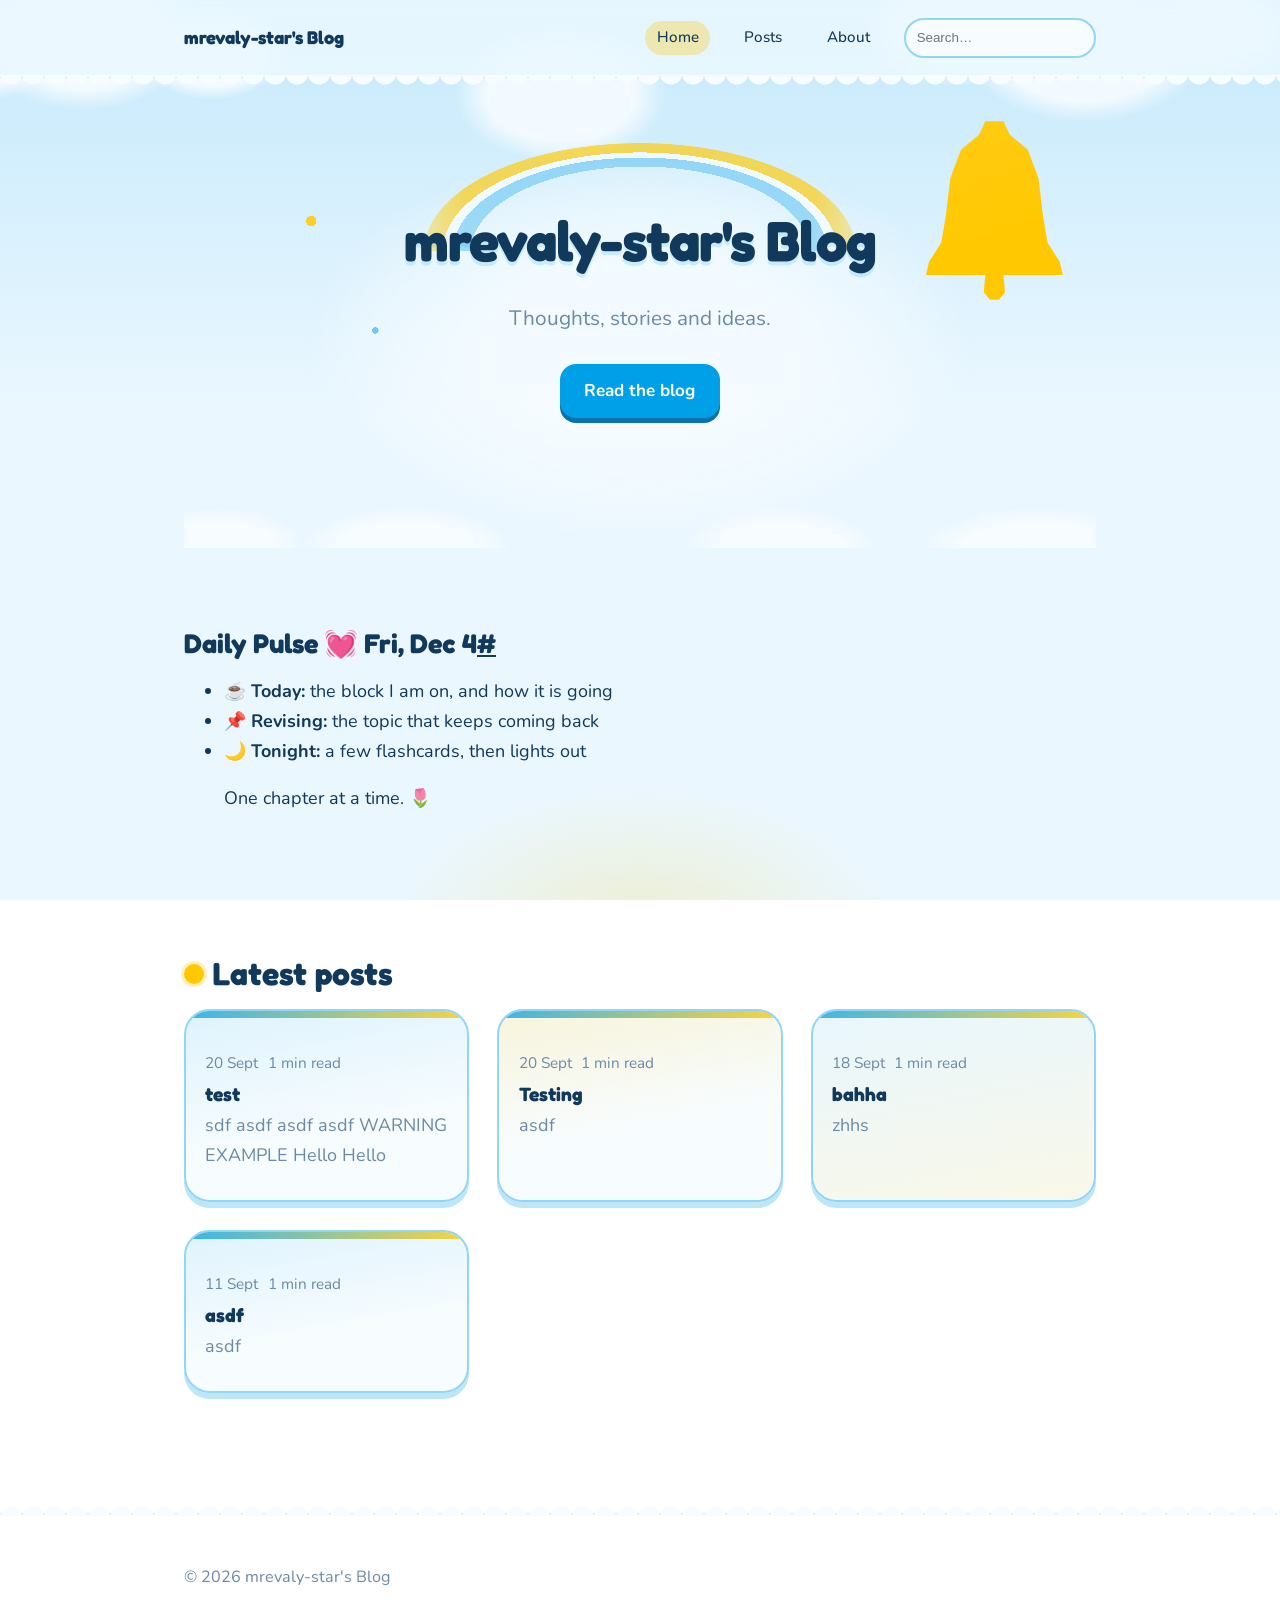
<file: index.html>
<!doctype html>
<html lang="en">
<head>
<script>(function(){try{var m=localStorage.getItem("bb-theme-mode");if(m==="dark"||m==="light"){document.documentElement.setAttribute("data-theme",m);}}catch(e){}})();</script>
<meta charset="utf-8">
<meta name="viewport" content="width=device-width, initial-scale=1">
<title>mrevaly-star&#39;s Blog — Thoughts, stories and ideas.</title>
<meta name="description" content="My thoughts, learning, and perspectives">
<meta name="theme-color" content="#00a0e9">
<meta property="og:type" content="website">
<meta property="og:title" content="mrevaly-star&#39;s Blog — Thoughts, stories and ideas.">
<meta property="og:description" content="My thoughts, learning, and perspectives">
<meta property="og:site_name" content="mrevaly-star&#39;s Blog">
<meta name="twitter:card" content="summary">
<link rel="icon" type="image/svg+xml" href="data:image/svg+xml,%3Csvg%20xmlns%3D%22http%3A%2F%2Fwww.w3.org%2F2000%2Fsvg%22%20viewBox%3D%220%200%2064%2064%22%3E%3Crect%20width%3D%2264%22%20height%3D%2264%22%20rx%3D%2214%22%20fill%3D%22%2300a0e9%22%2F%3E%3Ctext%20x%3D%2232%22%20y%3D%2233%22%20text-anchor%3D%22middle%22%20dominant-baseline%3D%22central%22%20font-family%3D%22system-ui%2C%20-apple-system%2C%20'Segoe%20UI'%2C%20Roboto%2C%20sans-serif%22%20font-size%3D%2240%22%20font-weight%3D%22700%22%20fill%3D%22%23fff%22%3EM%3C%2Ftext%3E%3C%2Fsvg%3E">
<link rel="alternate" type="application/rss+xml" title="mrevaly-star&#39;s Blog" href="./feed.xml">
<link rel="preconnect" href="https://fonts.googleapis.com">
<link rel="preconnect" href="https://fonts.gstatic.com" crossorigin>
<link rel="preload" as="style" href="https://fonts.googleapis.com/css2?family=Fredoka:wght@700&amp;family=Nunito:wght@400;600;700&amp;display=swap" onload="this.onload=null;this.rel='stylesheet'">
<noscript><link rel="stylesheet" href="https://fonts.googleapis.com/css2?family=Fredoka:wght@700&amp;family=Nunito:wght@400;600;700&amp;display=swap"></noscript>
<link rel="stylesheet" href="./assets/site.css?v=hmjgzm">

</head>
<body data-root="./">
<div class="tpl-minimal">
<header class="site-header">
  <div class="container site-header-inner">
    <a class="site-brand" href="./"><span>mrevaly-star&#39;s Blog</span></a>
    <button type="button" class="nav-toggle" data-nav-toggle aria-label="Toggle menu" aria-expanded="false">
      <span></span><span></span><span></span>
    </button>
    <nav class="site-nav" data-site-nav>
      <a href="./" aria-current="page">Home</a>
<a href="./posts/">Posts</a>
<a href="./about/">About</a>
      <div class="nav-search"><input type="search" data-search-input="[data-search-results]" placeholder="Search…" aria-label="Search posts"><div class="search-results" data-search-results hidden></div></div>
      
    </nav>
  </div>
</header><main><div class="page container page-home"><section class="sec sec-hero" data-section-id="sec_654a143e"><div class="hero hero--center">
    
    <div class="hero-content">
      <h1 class="hero-title">mrevaly-star&#39;s Blog</h1>
      <p class="hero-subtitle">Thoughts, stories and ideas.</p>
      <a class="btn btn-primary hero-cta" href="./posts/">Read the blog</a>
    </div>
  </div></section>
<section class="sec" data-section-id="sec_d73bb5c2"><div class="prose"><h2 id="daily-pulse-today">Daily Pulse 💓 {{today}}<a class="heading-anchor" href="#daily-pulse-today" aria-label="Link to this section">#</a></h2>
<ul>
<li>☕ <strong>Today:</strong> the block I am on, and how it is going</li>
<li>📌 <strong>Revising:</strong> the topic that keeps coming back</li>
<li>🌙 <strong>Tonight:</strong> a few flashcards, then lights out</li>
</ul>
<blockquote>
<p>One chapter at a time. 🌷</p>
</blockquote></div></section>
<section class="sec sec-posts" data-section-id="sec_f657d0b6"><h2 class="sec-title">Latest posts</h2><div class="post-list post-list--cards"><article class="post-card post-card--cards">
  
  <div class="post-card-body">
    <div class="post-card-meta"><time datetime="2026-09-20T09:00:00.000Z">20 Sept</time><span class="post-meta-rt">1 min read</span></div>
    <h3 class="post-card-title"><a href="./posts/test/">test</a></h3>
    <p class="post-card-excerpt">sdf asdf asdf asdf WARNING EXAMPLE Hello Hello</p>
    
  </div>
</article>
<article class="post-card post-card--cards">
  
  <div class="post-card-body">
    <div class="post-card-meta"><time datetime="2026-09-20T09:00:00.000Z">20 Sept</time><span class="post-meta-rt">1 min read</span></div>
    <h3 class="post-card-title"><a href="./posts/testing/">Testing</a></h3>
    <p class="post-card-excerpt">asdf</p>
    
  </div>
</article>
<article class="post-card post-card--cards">
  
  <div class="post-card-body">
    <div class="post-card-meta"><time datetime="2026-09-18T09:00:00.000Z">18 Sept</time><span class="post-meta-rt">1 min read</span></div>
    <h3 class="post-card-title"><a href="./posts/bahha/">bahha</a></h3>
    <p class="post-card-excerpt">zhhs</p>
    
  </div>
</article>
<article class="post-card post-card--cards">
  
  <div class="post-card-body">
    <div class="post-card-meta"><time datetime="2026-09-11T09:00:00.000Z">11 Sept</time><span class="post-meta-rt">1 min read</span></div>
    <h3 class="post-card-title"><a href="./posts/asdf/">asdf</a></h3>
    <p class="post-card-excerpt">asdf</p>
    
  </div>
</article></div></section></div></main>
<footer class="site-footer">
  <div class="container site-footer-inner">
    <p class="footer-text">© 2026 mrevaly-star&#39;s Blog</p>
    <nav class="footer-links"></nav>
    <div class="footer-social"></div>
  </div>
</footer></div>
<script src="./assets/site.js?v=hmjgzm" defer></script>
</body>
</html>
</file>
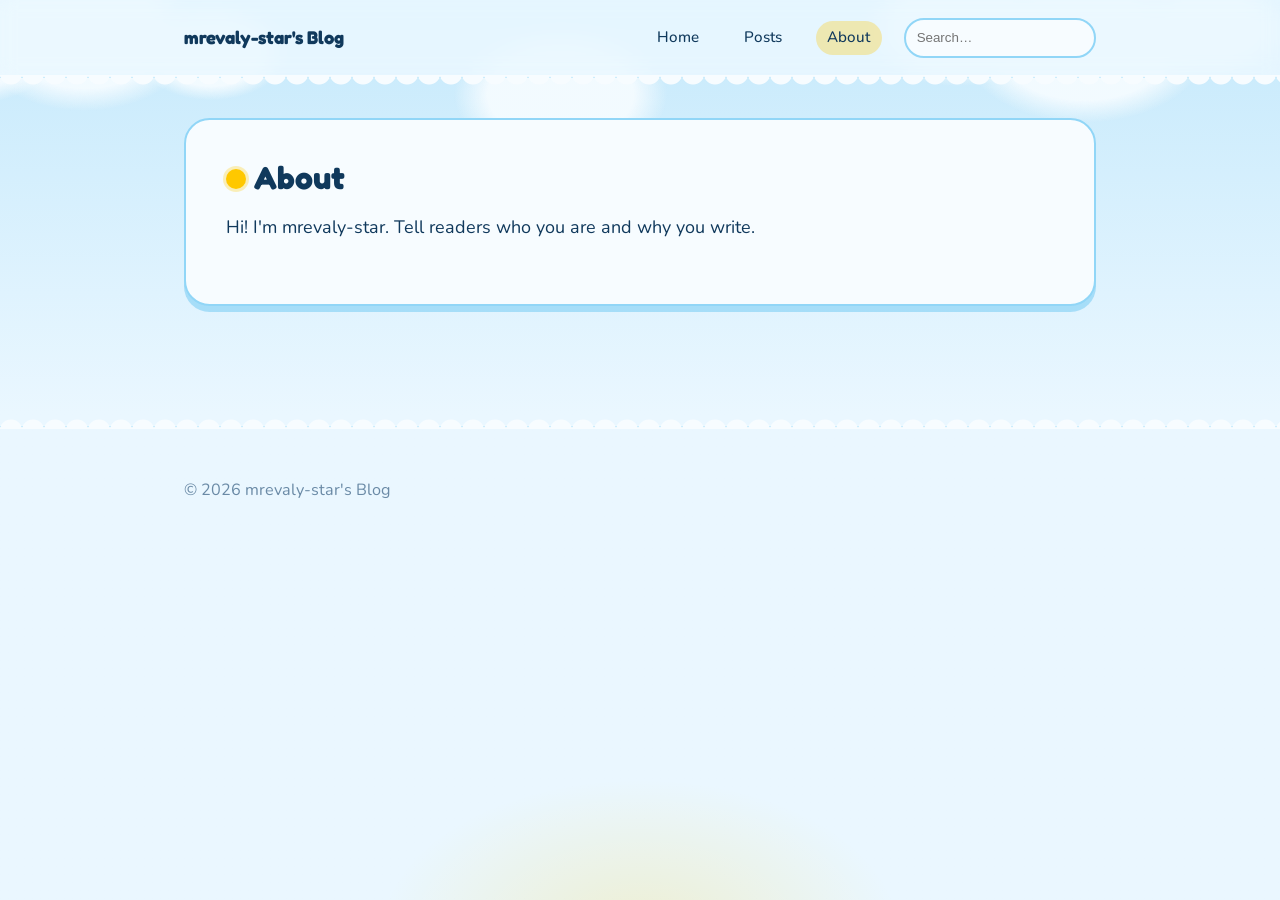
<file: about/index.html>
<!doctype html>
<html lang="en">
<head>
<script>(function(){try{var m=localStorage.getItem("bb-theme-mode");if(m==="dark"||m==="light"){document.documentElement.setAttribute("data-theme",m);}}catch(e){}})();</script>
<meta charset="utf-8">
<meta name="viewport" content="width=device-width, initial-scale=1">
<title>About · mrevaly-star&#39;s Blog</title>
<meta name="description" content="My thoughts, learning, and perspectives">
<meta name="theme-color" content="#00a0e9">
<meta property="og:type" content="website">
<meta property="og:title" content="About · mrevaly-star&#39;s Blog">
<meta property="og:description" content="My thoughts, learning, and perspectives">
<meta property="og:site_name" content="mrevaly-star&#39;s Blog">
<meta name="twitter:card" content="summary">
<link rel="icon" type="image/svg+xml" href="data:image/svg+xml,%3Csvg%20xmlns%3D%22http%3A%2F%2Fwww.w3.org%2F2000%2Fsvg%22%20viewBox%3D%220%200%2064%2064%22%3E%3Crect%20width%3D%2264%22%20height%3D%2264%22%20rx%3D%2214%22%20fill%3D%22%2300a0e9%22%2F%3E%3Ctext%20x%3D%2232%22%20y%3D%2233%22%20text-anchor%3D%22middle%22%20dominant-baseline%3D%22central%22%20font-family%3D%22system-ui%2C%20-apple-system%2C%20'Segoe%20UI'%2C%20Roboto%2C%20sans-serif%22%20font-size%3D%2240%22%20font-weight%3D%22700%22%20fill%3D%22%23fff%22%3EM%3C%2Ftext%3E%3C%2Fsvg%3E">
<link rel="alternate" type="application/rss+xml" title="mrevaly-star&#39;s Blog" href="../feed.xml">
<link rel="preconnect" href="https://fonts.googleapis.com">
<link rel="preconnect" href="https://fonts.gstatic.com" crossorigin>
<link rel="preload" as="style" href="https://fonts.googleapis.com/css2?family=Fredoka:wght@700&amp;family=Nunito:wght@400;600;700&amp;display=swap" onload="this.onload=null;this.rel='stylesheet'">
<noscript><link rel="stylesheet" href="https://fonts.googleapis.com/css2?family=Fredoka:wght@700&amp;family=Nunito:wght@400;600;700&amp;display=swap"></noscript>
<link rel="stylesheet" href="../assets/site.css?v=hmjgzm">

</head>
<body data-root="../">
<div class="tpl-minimal">
<header class="site-header">
  <div class="container site-header-inner">
    <a class="site-brand" href="../"><span>mrevaly-star&#39;s Blog</span></a>
    <button type="button" class="nav-toggle" data-nav-toggle aria-label="Toggle menu" aria-expanded="false">
      <span></span><span></span><span></span>
    </button>
    <nav class="site-nav" data-site-nav>
      <a href="../">Home</a>
<a href="../posts/">Posts</a>
<a href="../about/" aria-current="page">About</a>
      <div class="nav-search"><input type="search" data-search-input="[data-search-results]" placeholder="Search…" aria-label="Search posts"><div class="search-results" data-search-results hidden></div></div>
      
    </nav>
  </div>
</header><main><div class="page container page-about"><section class="sec sec-about" data-section-id="sec_24fec606"><div class="about">
    
    <div class="about-content">
      <h2 class="sec-title">About</h2>
      <div class="prose"><p>Hi! I&#39;m mrevaly-star. Tell readers who you are and why you write.</p></div>
    </div>
  </div></section></div></main>
<footer class="site-footer">
  <div class="container site-footer-inner">
    <p class="footer-text">© 2026 mrevaly-star&#39;s Blog</p>
    <nav class="footer-links"></nav>
    <div class="footer-social"></div>
  </div>
</footer></div>
<script src="../assets/site.js?v=hmjgzm" defer></script>
</body>
</html>
</file>
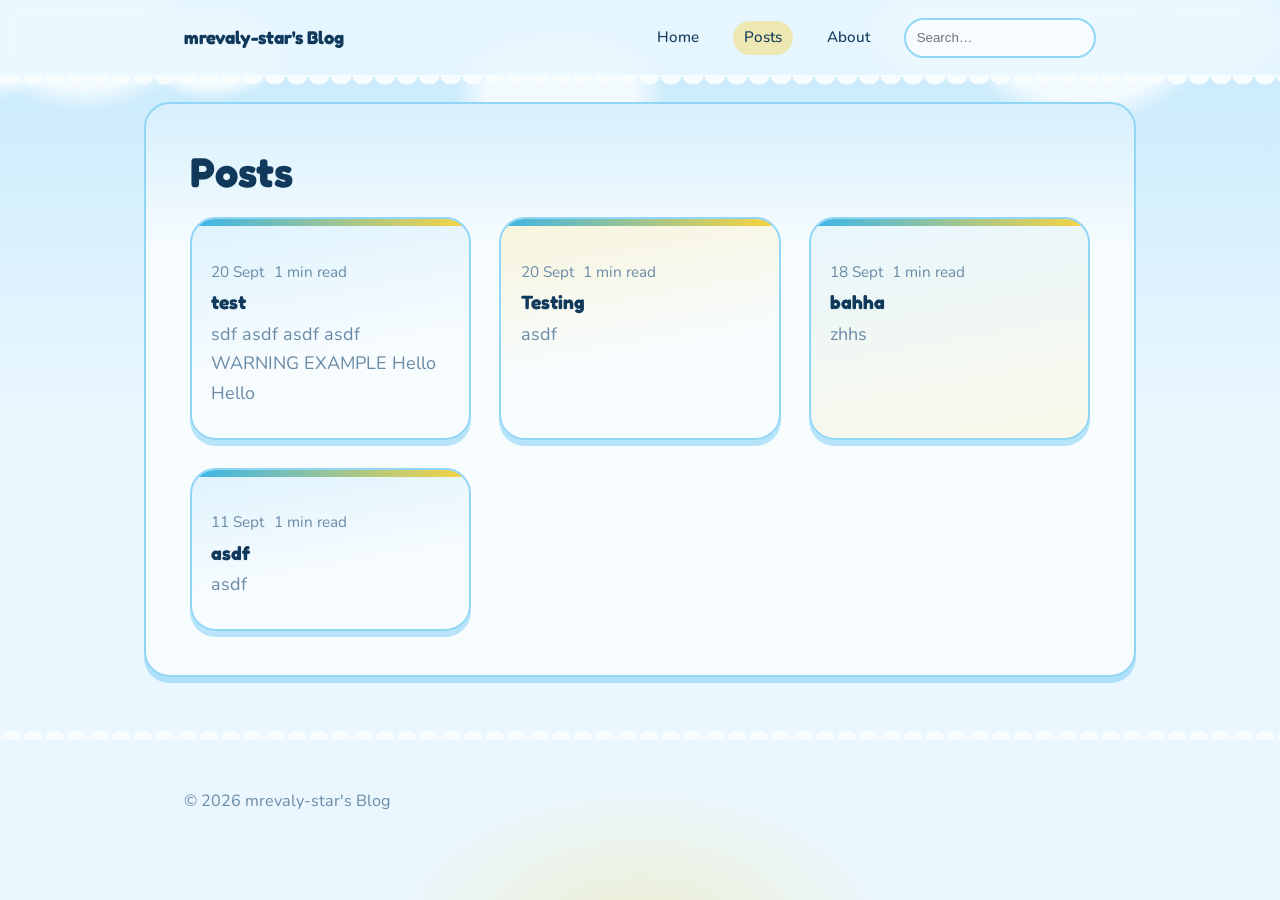
<file: posts/index.html>
<!doctype html>
<html lang="en">
<head>
<script>(function(){try{var m=localStorage.getItem("bb-theme-mode");if(m==="dark"||m==="light"){document.documentElement.setAttribute("data-theme",m);}}catch(e){}})();</script>
<meta charset="utf-8">
<meta name="viewport" content="width=device-width, initial-scale=1">
<title>Posts · mrevaly-star&#39;s Blog</title>
<meta name="description" content="My thoughts, learning, and perspectives">
<meta name="theme-color" content="#00a0e9">
<meta property="og:type" content="website">
<meta property="og:title" content="Posts · mrevaly-star&#39;s Blog">
<meta property="og:description" content="My thoughts, learning, and perspectives">
<meta property="og:site_name" content="mrevaly-star&#39;s Blog">
<meta name="twitter:card" content="summary">
<link rel="icon" type="image/svg+xml" href="data:image/svg+xml,%3Csvg%20xmlns%3D%22http%3A%2F%2Fwww.w3.org%2F2000%2Fsvg%22%20viewBox%3D%220%200%2064%2064%22%3E%3Crect%20width%3D%2264%22%20height%3D%2264%22%20rx%3D%2214%22%20fill%3D%22%2300a0e9%22%2F%3E%3Ctext%20x%3D%2232%22%20y%3D%2233%22%20text-anchor%3D%22middle%22%20dominant-baseline%3D%22central%22%20font-family%3D%22system-ui%2C%20-apple-system%2C%20'Segoe%20UI'%2C%20Roboto%2C%20sans-serif%22%20font-size%3D%2240%22%20font-weight%3D%22700%22%20fill%3D%22%23fff%22%3EM%3C%2Ftext%3E%3C%2Fsvg%3E">
<link rel="alternate" type="application/rss+xml" title="mrevaly-star&#39;s Blog" href="../feed.xml">
<link rel="preconnect" href="https://fonts.googleapis.com">
<link rel="preconnect" href="https://fonts.gstatic.com" crossorigin>
<link rel="preload" as="style" href="https://fonts.googleapis.com/css2?family=Fredoka:wght@700&amp;family=Nunito:wght@400;600;700&amp;display=swap" onload="this.onload=null;this.rel='stylesheet'">
<noscript><link rel="stylesheet" href="https://fonts.googleapis.com/css2?family=Fredoka:wght@700&amp;family=Nunito:wght@400;600;700&amp;display=swap"></noscript>
<link rel="stylesheet" href="../assets/site.css?v=hmjgzm">

</head>
<body data-root="../">
<div class="tpl-minimal">
<header class="site-header">
  <div class="container site-header-inner">
    <a class="site-brand" href="../"><span>mrevaly-star&#39;s Blog</span></a>
    <button type="button" class="nav-toggle" data-nav-toggle aria-label="Toggle menu" aria-expanded="false">
      <span></span><span></span><span></span>
    </button>
    <nav class="site-nav" data-site-nav>
      <a href="../">Home</a>
<a href="../posts/" aria-current="page">Posts</a>
<a href="../about/">About</a>
      <div class="nav-search"><input type="search" data-search-input="[data-search-results]" placeholder="Search…" aria-label="Search posts"><div class="search-results" data-search-results hidden></div></div>
      
    </nav>
  </div>
</header><main>
<section class="archive container">
  <h1 class="archive-title">Posts</h1>
  
  <div class="post-list post-list--cards"><article class="post-card post-card--cards">
  
  <div class="post-card-body">
    <div class="post-card-meta"><time datetime="2026-09-20T09:00:00.000Z">20 Sept</time><span class="post-meta-rt">1 min read</span></div>
    <h3 class="post-card-title"><a href="../posts/test/">test</a></h3>
    <p class="post-card-excerpt">sdf asdf asdf asdf WARNING EXAMPLE Hello Hello</p>
    
  </div>
</article>
<article class="post-card post-card--cards">
  
  <div class="post-card-body">
    <div class="post-card-meta"><time datetime="2026-09-20T09:00:00.000Z">20 Sept</time><span class="post-meta-rt">1 min read</span></div>
    <h3 class="post-card-title"><a href="../posts/testing/">Testing</a></h3>
    <p class="post-card-excerpt">asdf</p>
    
  </div>
</article>
<article class="post-card post-card--cards">
  
  <div class="post-card-body">
    <div class="post-card-meta"><time datetime="2026-09-18T09:00:00.000Z">18 Sept</time><span class="post-meta-rt">1 min read</span></div>
    <h3 class="post-card-title"><a href="../posts/bahha/">bahha</a></h3>
    <p class="post-card-excerpt">zhhs</p>
    
  </div>
</article>
<article class="post-card post-card--cards">
  
  <div class="post-card-body">
    <div class="post-card-meta"><time datetime="2026-09-11T09:00:00.000Z">11 Sept</time><span class="post-meta-rt">1 min read</span></div>
    <h3 class="post-card-title"><a href="../posts/asdf/">asdf</a></h3>
    <p class="post-card-excerpt">asdf</p>
    
  </div>
</article></div>
</section></main>
<footer class="site-footer">
  <div class="container site-footer-inner">
    <p class="footer-text">© 2026 mrevaly-star&#39;s Blog</p>
    <nav class="footer-links"></nav>
    <div class="footer-social"></div>
  </div>
</footer></div>
<script src="../assets/site.js?v=hmjgzm" defer></script>
</body>
</html>
</file>
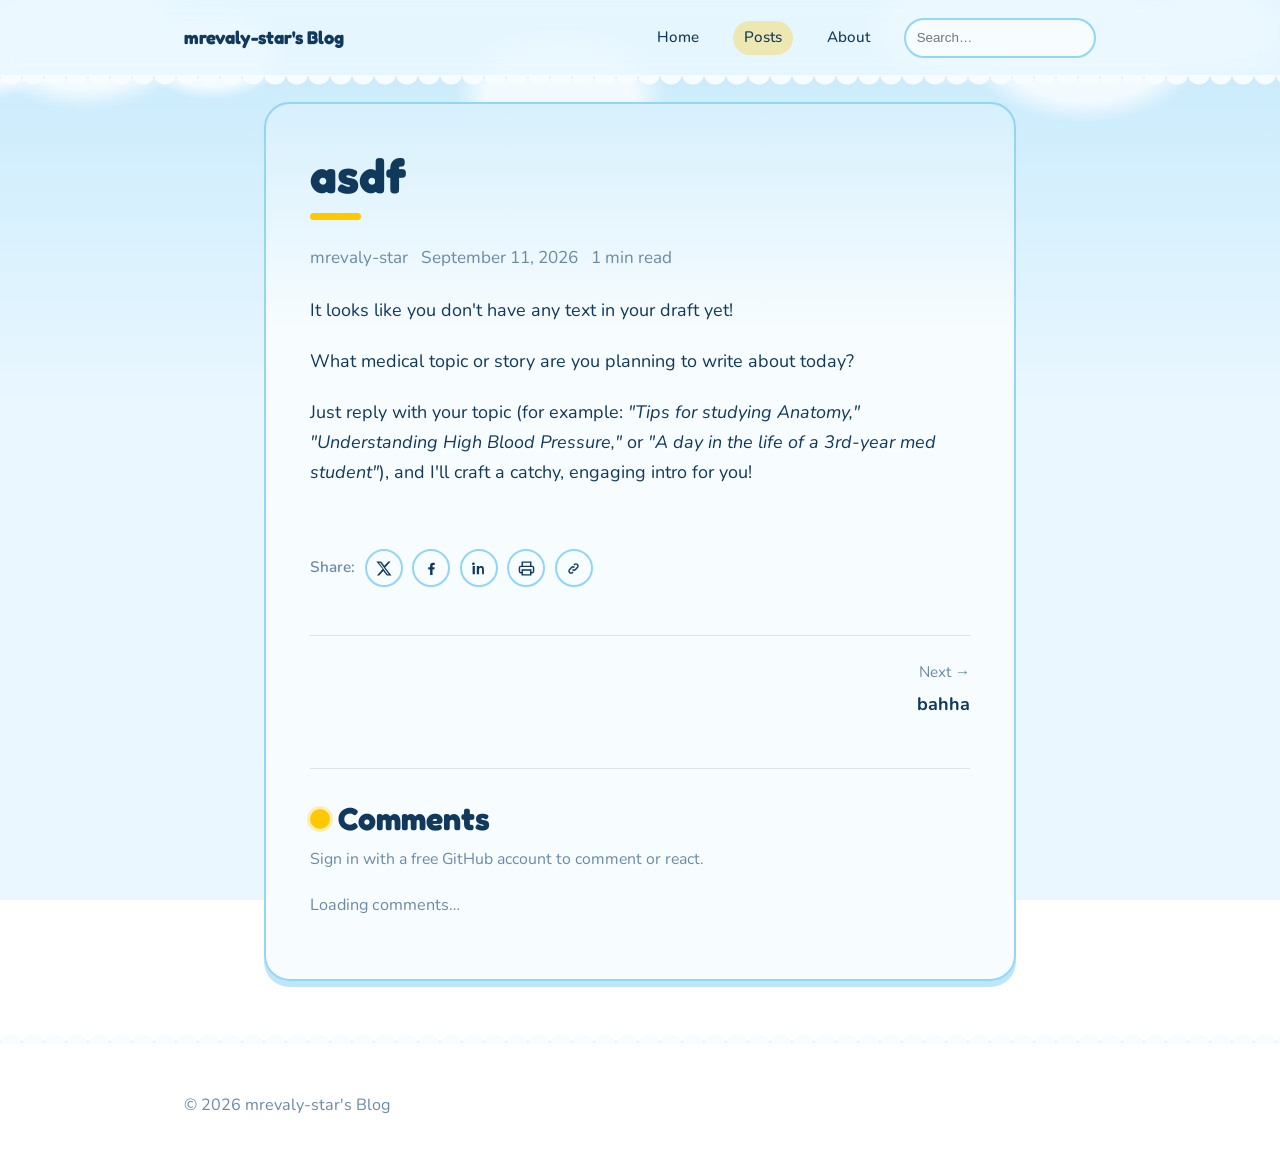
<file: posts/asdf/index.html>
<!doctype html>
<html lang="en">
<head>
<script>(function(){try{var m=localStorage.getItem("bb-theme-mode");if(m==="dark"||m==="light"){document.documentElement.setAttribute("data-theme",m);}}catch(e){}})();</script>
<meta charset="utf-8">
<meta name="viewport" content="width=device-width, initial-scale=1">
<title>asdf · mrevaly-star&#39;s Blog</title>
<meta name="description" content="asdf">
<meta name="theme-color" content="#00a0e9">
<meta property="og:type" content="website">
<meta property="og:title" content="asdf · mrevaly-star&#39;s Blog">
<meta property="og:description" content="asdf">
<meta property="og:site_name" content="mrevaly-star&#39;s Blog">
<meta name="twitter:card" content="summary">
<link rel="icon" type="image/svg+xml" href="data:image/svg+xml,%3Csvg%20xmlns%3D%22http%3A%2F%2Fwww.w3.org%2F2000%2Fsvg%22%20viewBox%3D%220%200%2064%2064%22%3E%3Crect%20width%3D%2264%22%20height%3D%2264%22%20rx%3D%2214%22%20fill%3D%22%2300a0e9%22%2F%3E%3Ctext%20x%3D%2232%22%20y%3D%2233%22%20text-anchor%3D%22middle%22%20dominant-baseline%3D%22central%22%20font-family%3D%22system-ui%2C%20-apple-system%2C%20'Segoe%20UI'%2C%20Roboto%2C%20sans-serif%22%20font-size%3D%2240%22%20font-weight%3D%22700%22%20fill%3D%22%23fff%22%3EM%3C%2Ftext%3E%3C%2Fsvg%3E">
<link rel="alternate" type="application/rss+xml" title="mrevaly-star&#39;s Blog" href="../../feed.xml">
<link rel="preconnect" href="https://fonts.googleapis.com">
<link rel="preconnect" href="https://fonts.gstatic.com" crossorigin>
<link rel="preload" as="style" href="https://fonts.googleapis.com/css2?family=Fredoka:wght@700&amp;family=Nunito:wght@400;600;700&amp;display=swap" onload="this.onload=null;this.rel='stylesheet'">
<noscript><link rel="stylesheet" href="https://fonts.googleapis.com/css2?family=Fredoka:wght@700&amp;family=Nunito:wght@400;600;700&amp;display=swap"></noscript>
<link rel="stylesheet" href="../../assets/site.css?v=hmjgzm">

</head>
<body data-root="../../">
<div class="tpl-minimal">
<header class="site-header">
  <div class="container site-header-inner">
    <a class="site-brand" href="../../"><span>mrevaly-star&#39;s Blog</span></a>
    <button type="button" class="nav-toggle" data-nav-toggle aria-label="Toggle menu" aria-expanded="false">
      <span></span><span></span><span></span>
    </button>
    <nav class="site-nav" data-site-nav>
      <a href="../../">Home</a>
<a href="../../posts/" aria-current="page">Posts</a>
<a href="../../about/">About</a>
      <div class="nav-search"><input type="search" data-search-input="[data-search-results]" placeholder="Search…" aria-label="Search posts"><div class="search-results" data-search-results hidden></div></div>
      
    </nav>
  </div>
</header><main>
<article class="post container">
  <header class="post-header">
    <h1 class="post-title">asdf</h1>
    <div class="post-meta"><span>mrevaly-star</span><time datetime="2026-09-11T09:00:00.000Z">September 11, 2026</time><span class="post-meta-rt">1 min read</span></div>
    
  </header>
  
  <div class="post-content"><p>It looks like you don&#39;t have any text in your draft yet!</p>
<p>What medical topic or story are you planning to write about today?</p>
<p>Just reply with your topic (for example: <em>&quot;Tips for studying Anatomy,&quot; &quot;Understanding High Blood Pressure,&quot;</em> or <em>&quot;A day in the life of a 3rd-year med student&quot;</em>), and I&#39;ll craft a catchy, engaging intro for you!</p></div>
  <div class="post-share" data-share aria-label="Share this post">
    <span class="post-share-label">Share:</span>
    <a class="share-btn" data-share-network="x" href="#" target="_blank" rel="noopener" aria-label="Share on X"><svg viewBox="0 0 24 24" width="17" height="17" fill="currentColor" aria-hidden="true"><path d="M18.9 2H22l-7.6 8.7L23.3 22H16.8l-5.1-6.6L5.8 22H2.7l8.1-9.3L1.9 2h6.7l4.6 6.1L18.9 2Zm-1.2 18h1.7L7.4 3.9H5.6L17.7 20Z"/></svg></a>
    <a class="share-btn" data-share-network="facebook" href="#" target="_blank" rel="noopener" aria-label="Share on Facebook"><svg viewBox="0 0 24 24" width="17" height="17" fill="currentColor" aria-hidden="true"><path d="M13.5 21v-7.6h2.6l.4-3H13.5V8.4c0-.9.2-1.5 1.5-1.5h1.6V4.2C16.3 4.1 15.2 4 14 4c-2.4 0-4 1.5-4 4.1v2.3H7.4v3H10V21h3.5Z"/></svg></a>
    <a class="share-btn" data-share-network="linkedin" href="#" target="_blank" rel="noopener" aria-label="Share on LinkedIn"><svg viewBox="0 0 24 24" width="17" height="17" fill="currentColor" aria-hidden="true"><path d="M6.9 8.6H3.7V20h3.2V8.6ZM5.3 3.5a1.9 1.9 0 1 0 0 3.7 1.9 1.9 0 0 0 0-3.7ZM20.3 20h-3.2v-5.9c0-1.4 0-3.2-2-3.2s-2.3 1.5-2.3 3.1V20H9.6V8.6h3v1.6h.05c.4-.8 1.5-1.7 3.1-1.7 3.3 0 3.9 2.2 3.9 5V20Z"/></svg></a>
    <button type="button" class="share-btn" data-print aria-label="Print this post"><svg viewBox="0 0 24 24" width="17" height="17" fill="none" stroke="currentColor" stroke-width="2" aria-hidden="true"><path d="M6 9V3h12v6"/><path d="M6 18H4a2 2 0 0 1-2-2v-5a2 2 0 0 1 2-2h16a2 2 0 0 1 2 2v5a2 2 0 0 1-2 2h-2"/><path d="M6 14h12v7H6z"/></svg></button>
    <button type="button" class="share-btn" data-share-copy aria-label="Copy link"><svg viewBox="0 0 24 24" width="17" height="17" fill="none" stroke="currentColor" stroke-width="2" aria-hidden="true"><path d="M10.6 13.4a3 3 0 0 0 4.2 0l3-3a3 3 0 0 0-4.2-4.2l-1 1"/><path d="M13.4 10.6a3 3 0 0 0-4.2 0l-3 3a3 3 0 0 0 4.2 4.2l1-1"/></svg></button>
  </div>
  <nav class="post-adjacent">
        <span></span>
        <a class="post-adjacent-link post-adjacent-next" href="../../posts/bahha/"><span>Next →</span><strong>bahha</strong></a>
      </nav>
  <section class="post-comments" data-section-id="comments">
  <h2 class="sec-title">Comments</h2>
  <p class="comments-hint">Sign in with a free GitHub account to comment or react.</p>
  <p class="giscus-loading">Loading comments…</p>
  <div class="giscus"
    data-repo="mrevaly-star/mrevaly-star.github.io"
    data-repo-id="R_kgDOUWWRdA"
    data-category="Announcements"
    data-category-id="DIC_kwDOUWWRdM4DF3X4"
    data-mode="light"></div>
</section>
</article></main>
<footer class="site-footer">
  <div class="container site-footer-inner">
    <p class="footer-text">© 2026 mrevaly-star&#39;s Blog</p>
    <nav class="footer-links"></nav>
    <div class="footer-social"></div>
  </div>
</footer></div>
<script src="../../assets/site.js?v=hmjgzm" defer></script>
</body>
</html>
</file>
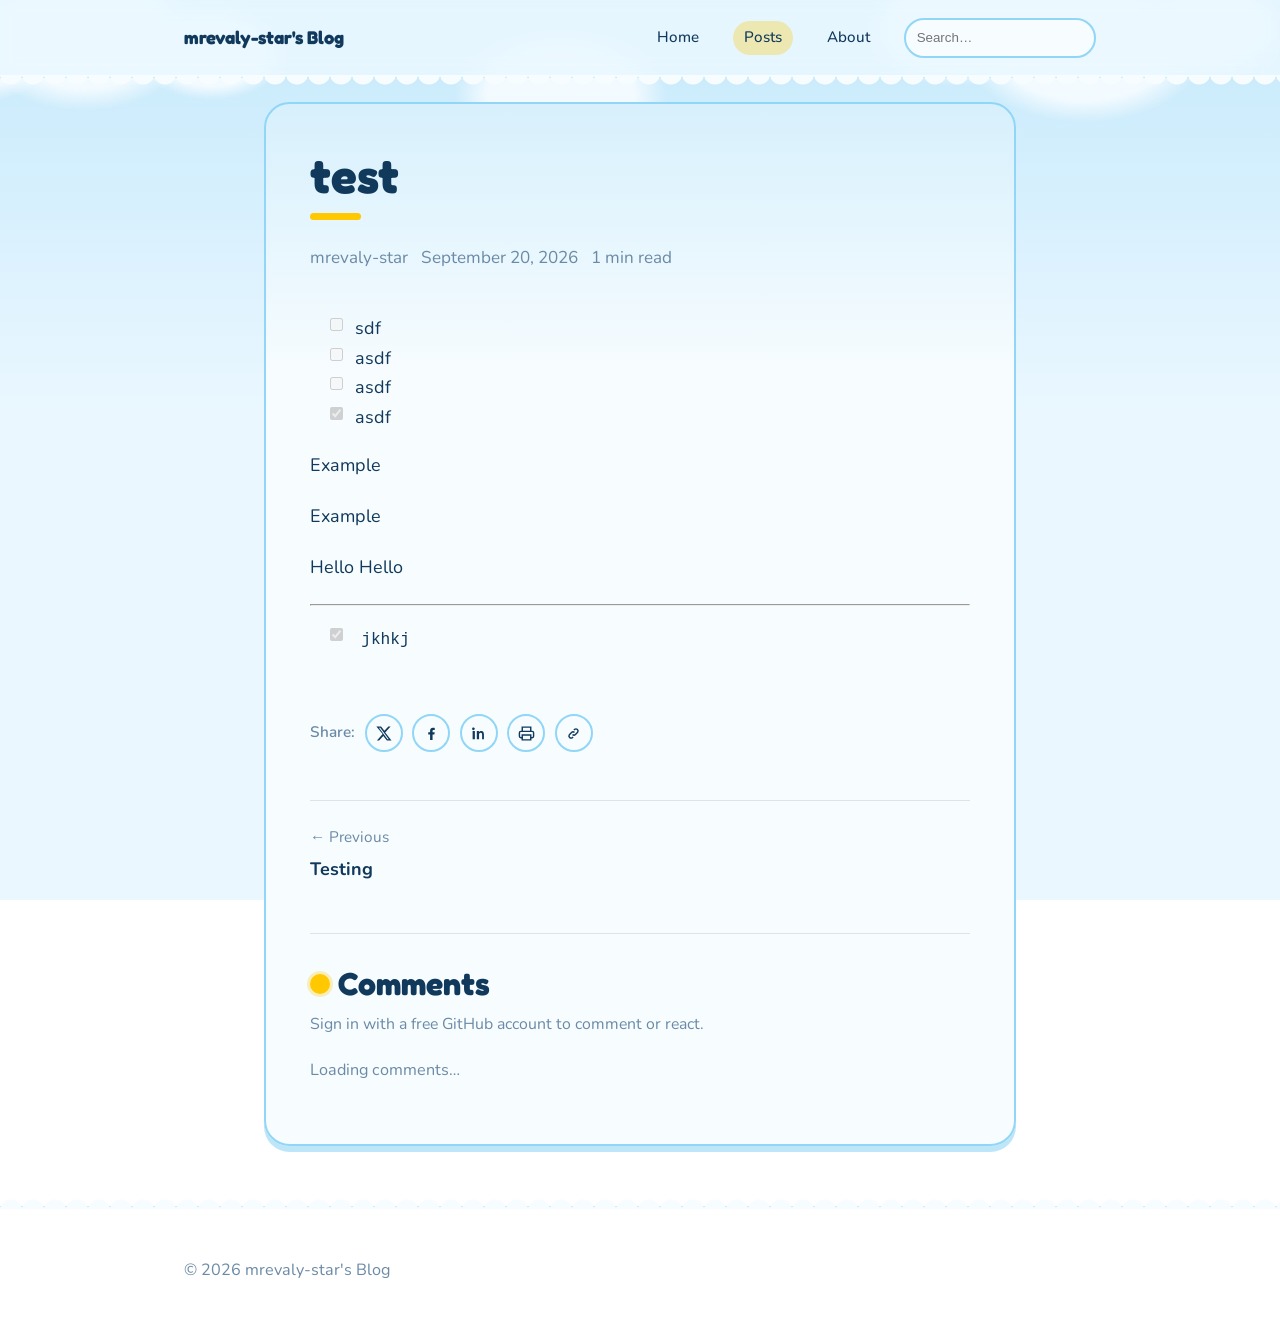
<file: posts/test/index.html>
<!doctype html>
<html lang="en">
<head>
<script>(function(){try{var m=localStorage.getItem("bb-theme-mode");if(m==="dark"||m==="light"){document.documentElement.setAttribute("data-theme",m);}}catch(e){}})();</script>
<meta charset="utf-8">
<meta name="viewport" content="width=device-width, initial-scale=1">
<title>test · mrevaly-star&#39;s Blog</title>
<meta name="description" content="sdf asdf asdf asdf WARNING EXAMPLE Hello Hello">
<meta name="theme-color" content="#00a0e9">
<meta property="og:type" content="website">
<meta property="og:title" content="test · mrevaly-star&#39;s Blog">
<meta property="og:description" content="sdf asdf asdf asdf WARNING EXAMPLE Hello Hello">
<meta property="og:site_name" content="mrevaly-star&#39;s Blog">
<meta name="twitter:card" content="summary">
<link rel="icon" type="image/svg+xml" href="data:image/svg+xml,%3Csvg%20xmlns%3D%22http%3A%2F%2Fwww.w3.org%2F2000%2Fsvg%22%20viewBox%3D%220%200%2064%2064%22%3E%3Crect%20width%3D%2264%22%20height%3D%2264%22%20rx%3D%2214%22%20fill%3D%22%2300a0e9%22%2F%3E%3Ctext%20x%3D%2232%22%20y%3D%2233%22%20text-anchor%3D%22middle%22%20dominant-baseline%3D%22central%22%20font-family%3D%22system-ui%2C%20-apple-system%2C%20'Segoe%20UI'%2C%20Roboto%2C%20sans-serif%22%20font-size%3D%2240%22%20font-weight%3D%22700%22%20fill%3D%22%23fff%22%3EM%3C%2Ftext%3E%3C%2Fsvg%3E">
<link rel="alternate" type="application/rss+xml" title="mrevaly-star&#39;s Blog" href="../../feed.xml">
<link rel="preconnect" href="https://fonts.googleapis.com">
<link rel="preconnect" href="https://fonts.gstatic.com" crossorigin>
<link rel="preload" as="style" href="https://fonts.googleapis.com/css2?family=Fredoka:wght@700&amp;family=Nunito:wght@400;600;700&amp;display=swap" onload="this.onload=null;this.rel='stylesheet'">
<noscript><link rel="stylesheet" href="https://fonts.googleapis.com/css2?family=Fredoka:wght@700&amp;family=Nunito:wght@400;600;700&amp;display=swap"></noscript>
<link rel="stylesheet" href="../../assets/site.css?v=hmjgzm">

</head>
<body data-root="../../">
<div class="tpl-minimal">
<header class="site-header">
  <div class="container site-header-inner">
    <a class="site-brand" href="../../"><span>mrevaly-star&#39;s Blog</span></a>
    <button type="button" class="nav-toggle" data-nav-toggle aria-label="Toggle menu" aria-expanded="false">
      <span></span><span></span><span></span>
    </button>
    <nav class="site-nav" data-site-nav>
      <a href="../../">Home</a>
<a href="../../posts/" aria-current="page">Posts</a>
<a href="../../about/">About</a>
      <div class="nav-search"><input type="search" data-search-input="[data-search-results]" placeholder="Search…" aria-label="Search posts"><div class="search-results" data-search-results hidden></div></div>
      
    </nav>
  </div>
</header><main>
<article class="post container">
  <header class="post-header">
    <h1 class="post-title">test</h1>
    <div class="post-meta"><span>mrevaly-star</span><time datetime="2026-09-20T09:00:00.000Z">September 20, 2026</time><span class="post-meta-rt">1 min read</span></div>
    
  </header>
  
  <div class="post-content"><ul data-type="taskList">
<li data-type="taskItem" data-checked="false"><input disabled="" type="checkbox"> sdf</li>
<li data-type="taskItem" data-checked="false"><input disabled="" type="checkbox"> asdf</li>
<li data-type="taskItem" data-checked="false"><input disabled="" type="checkbox"> asdf</li>
<li data-type="taskItem" data-checked="true"><input checked="" disabled="" type="checkbox"> asdf</li>
</ul>
<aside class="callout callout--example"><p class="callout-label">Example</p>

</aside>

<aside class="callout callout--example"><p class="callout-label">Example</p>
<p>Hello Hello</p>
</aside>

<hr>
<ul data-type="taskList">
<li data-type="taskItem" data-checked="true"><input checked="" disabled="" type="checkbox"> <code>jkhkj</code></li>
</ul></div>
  <div class="post-share" data-share aria-label="Share this post">
    <span class="post-share-label">Share:</span>
    <a class="share-btn" data-share-network="x" href="#" target="_blank" rel="noopener" aria-label="Share on X"><svg viewBox="0 0 24 24" width="17" height="17" fill="currentColor" aria-hidden="true"><path d="M18.9 2H22l-7.6 8.7L23.3 22H16.8l-5.1-6.6L5.8 22H2.7l8.1-9.3L1.9 2h6.7l4.6 6.1L18.9 2Zm-1.2 18h1.7L7.4 3.9H5.6L17.7 20Z"/></svg></a>
    <a class="share-btn" data-share-network="facebook" href="#" target="_blank" rel="noopener" aria-label="Share on Facebook"><svg viewBox="0 0 24 24" width="17" height="17" fill="currentColor" aria-hidden="true"><path d="M13.5 21v-7.6h2.6l.4-3H13.5V8.4c0-.9.2-1.5 1.5-1.5h1.6V4.2C16.3 4.1 15.2 4 14 4c-2.4 0-4 1.5-4 4.1v2.3H7.4v3H10V21h3.5Z"/></svg></a>
    <a class="share-btn" data-share-network="linkedin" href="#" target="_blank" rel="noopener" aria-label="Share on LinkedIn"><svg viewBox="0 0 24 24" width="17" height="17" fill="currentColor" aria-hidden="true"><path d="M6.9 8.6H3.7V20h3.2V8.6ZM5.3 3.5a1.9 1.9 0 1 0 0 3.7 1.9 1.9 0 0 0 0-3.7ZM20.3 20h-3.2v-5.9c0-1.4 0-3.2-2-3.2s-2.3 1.5-2.3 3.1V20H9.6V8.6h3v1.6h.05c.4-.8 1.5-1.7 3.1-1.7 3.3 0 3.9 2.2 3.9 5V20Z"/></svg></a>
    <button type="button" class="share-btn" data-print aria-label="Print this post"><svg viewBox="0 0 24 24" width="17" height="17" fill="none" stroke="currentColor" stroke-width="2" aria-hidden="true"><path d="M6 9V3h12v6"/><path d="M6 18H4a2 2 0 0 1-2-2v-5a2 2 0 0 1 2-2h16a2 2 0 0 1 2 2v5a2 2 0 0 1-2 2h-2"/><path d="M6 14h12v7H6z"/></svg></button>
    <button type="button" class="share-btn" data-share-copy aria-label="Copy link"><svg viewBox="0 0 24 24" width="17" height="17" fill="none" stroke="currentColor" stroke-width="2" aria-hidden="true"><path d="M10.6 13.4a3 3 0 0 0 4.2 0l3-3a3 3 0 0 0-4.2-4.2l-1 1"/><path d="M13.4 10.6a3 3 0 0 0-4.2 0l-3 3a3 3 0 0 0 4.2 4.2l1-1"/></svg></button>
  </div>
  <nav class="post-adjacent">
        <a class="post-adjacent-link post-adjacent-prev" href="../../posts/testing/"><span>← Previous</span><strong>Testing</strong></a>
        <span></span>
      </nav>
  <section class="post-comments" data-section-id="comments">
  <h2 class="sec-title">Comments</h2>
  <p class="comments-hint">Sign in with a free GitHub account to comment or react.</p>
  <p class="giscus-loading">Loading comments…</p>
  <div class="giscus"
    data-repo="mrevaly-star/mrevaly-star.github.io"
    data-repo-id="R_kgDOUWWRdA"
    data-category="Announcements"
    data-category-id="DIC_kwDOUWWRdM4DF3X4"
    data-mode="light"></div>
</section>
</article></main>
<footer class="site-footer">
  <div class="container site-footer-inner">
    <p class="footer-text">© 2026 mrevaly-star&#39;s Blog</p>
    <nav class="footer-links"></nav>
    <div class="footer-social"></div>
  </div>
</footer></div>
<script src="../../assets/site.js?v=hmjgzm" defer></script>
</body>
</html>
</file>
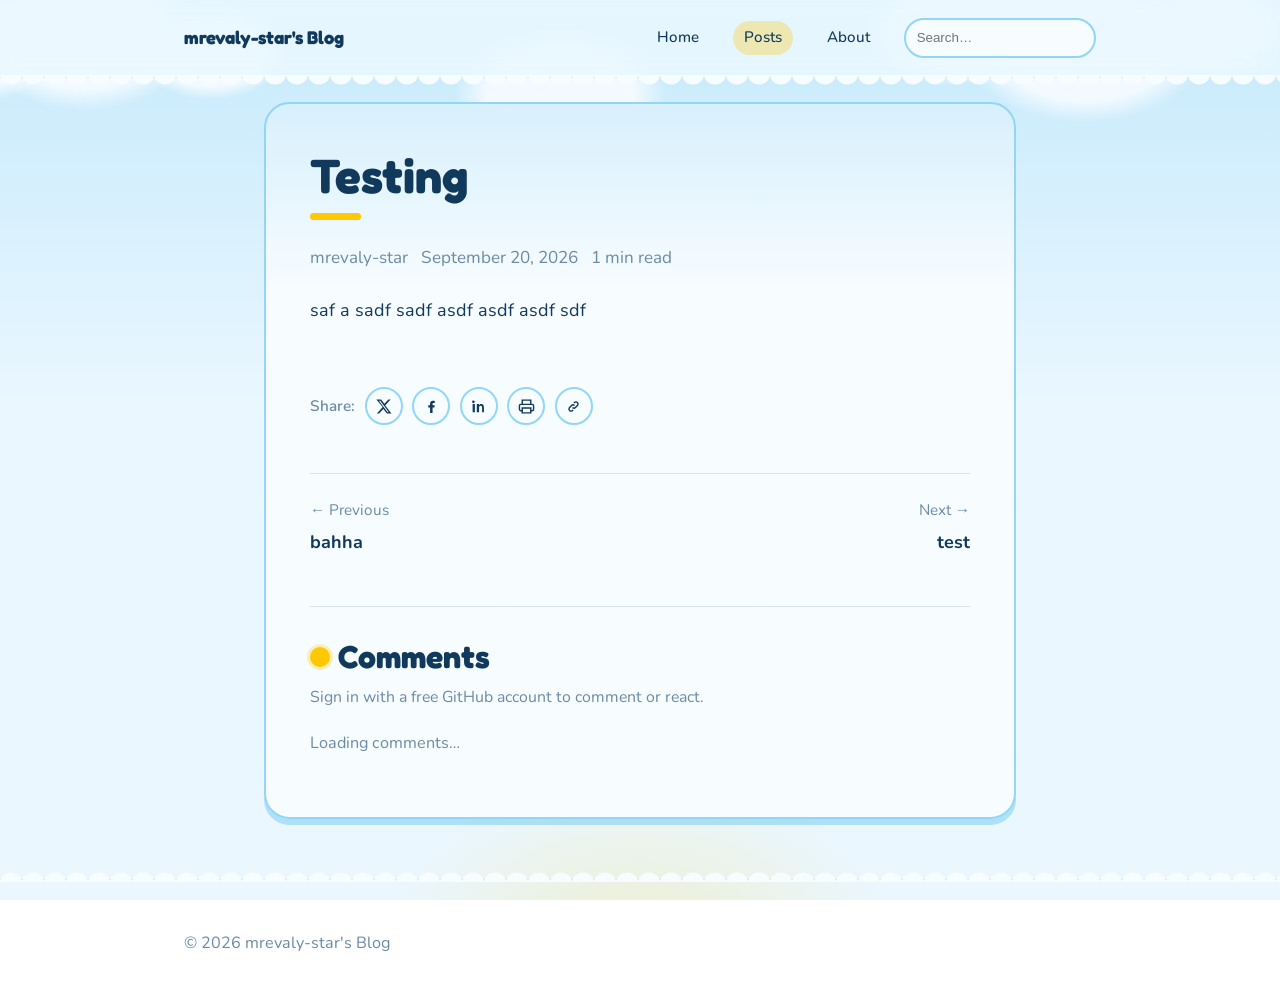
<file: posts/testing/index.html>
<!doctype html>
<html lang="en">
<head>
<script>(function(){try{var m=localStorage.getItem("bb-theme-mode");if(m==="dark"||m==="light"){document.documentElement.setAttribute("data-theme",m);}}catch(e){}})();</script>
<meta charset="utf-8">
<meta name="viewport" content="width=device-width, initial-scale=1">
<title>Testing · mrevaly-star&#39;s Blog</title>
<meta name="description" content="asdf">
<meta name="theme-color" content="#00a0e9">
<meta property="og:type" content="website">
<meta property="og:title" content="Testing · mrevaly-star&#39;s Blog">
<meta property="og:description" content="asdf">
<meta property="og:site_name" content="mrevaly-star&#39;s Blog">
<meta name="twitter:card" content="summary">
<link rel="icon" type="image/svg+xml" href="data:image/svg+xml,%3Csvg%20xmlns%3D%22http%3A%2F%2Fwww.w3.org%2F2000%2Fsvg%22%20viewBox%3D%220%200%2064%2064%22%3E%3Crect%20width%3D%2264%22%20height%3D%2264%22%20rx%3D%2214%22%20fill%3D%22%2300a0e9%22%2F%3E%3Ctext%20x%3D%2232%22%20y%3D%2233%22%20text-anchor%3D%22middle%22%20dominant-baseline%3D%22central%22%20font-family%3D%22system-ui%2C%20-apple-system%2C%20'Segoe%20UI'%2C%20Roboto%2C%20sans-serif%22%20font-size%3D%2240%22%20font-weight%3D%22700%22%20fill%3D%22%23fff%22%3EM%3C%2Ftext%3E%3C%2Fsvg%3E">
<link rel="alternate" type="application/rss+xml" title="mrevaly-star&#39;s Blog" href="../../feed.xml">
<link rel="preconnect" href="https://fonts.googleapis.com">
<link rel="preconnect" href="https://fonts.gstatic.com" crossorigin>
<link rel="preload" as="style" href="https://fonts.googleapis.com/css2?family=Fredoka:wght@700&amp;family=Nunito:wght@400;600;700&amp;display=swap" onload="this.onload=null;this.rel='stylesheet'">
<noscript><link rel="stylesheet" href="https://fonts.googleapis.com/css2?family=Fredoka:wght@700&amp;family=Nunito:wght@400;600;700&amp;display=swap"></noscript>
<link rel="stylesheet" href="../../assets/site.css?v=hmjgzm">

</head>
<body data-root="../../">
<div class="tpl-minimal">
<header class="site-header">
  <div class="container site-header-inner">
    <a class="site-brand" href="../../"><span>mrevaly-star&#39;s Blog</span></a>
    <button type="button" class="nav-toggle" data-nav-toggle aria-label="Toggle menu" aria-expanded="false">
      <span></span><span></span><span></span>
    </button>
    <nav class="site-nav" data-site-nav>
      <a href="../../">Home</a>
<a href="../../posts/" aria-current="page">Posts</a>
<a href="../../about/">About</a>
      <div class="nav-search"><input type="search" data-search-input="[data-search-results]" placeholder="Search…" aria-label="Search posts"><div class="search-results" data-search-results hidden></div></div>
      
    </nav>
  </div>
</header><main>
<article class="post container">
  <header class="post-header">
    <h1 class="post-title">Testing</h1>
    <div class="post-meta"><span>mrevaly-star</span><time datetime="2026-09-20T09:00:00.000Z">September 20, 2026</time><span class="post-meta-rt">1 min read</span></div>
    
  </header>
  
  <div class="post-content"><p>saf a sadf sadf asdf asdf asdf sdf</p></div>
  <div class="post-share" data-share aria-label="Share this post">
    <span class="post-share-label">Share:</span>
    <a class="share-btn" data-share-network="x" href="#" target="_blank" rel="noopener" aria-label="Share on X"><svg viewBox="0 0 24 24" width="17" height="17" fill="currentColor" aria-hidden="true"><path d="M18.9 2H22l-7.6 8.7L23.3 22H16.8l-5.1-6.6L5.8 22H2.7l8.1-9.3L1.9 2h6.7l4.6 6.1L18.9 2Zm-1.2 18h1.7L7.4 3.9H5.6L17.7 20Z"/></svg></a>
    <a class="share-btn" data-share-network="facebook" href="#" target="_blank" rel="noopener" aria-label="Share on Facebook"><svg viewBox="0 0 24 24" width="17" height="17" fill="currentColor" aria-hidden="true"><path d="M13.5 21v-7.6h2.6l.4-3H13.5V8.4c0-.9.2-1.5 1.5-1.5h1.6V4.2C16.3 4.1 15.2 4 14 4c-2.4 0-4 1.5-4 4.1v2.3H7.4v3H10V21h3.5Z"/></svg></a>
    <a class="share-btn" data-share-network="linkedin" href="#" target="_blank" rel="noopener" aria-label="Share on LinkedIn"><svg viewBox="0 0 24 24" width="17" height="17" fill="currentColor" aria-hidden="true"><path d="M6.9 8.6H3.7V20h3.2V8.6ZM5.3 3.5a1.9 1.9 0 1 0 0 3.7 1.9 1.9 0 0 0 0-3.7ZM20.3 20h-3.2v-5.9c0-1.4 0-3.2-2-3.2s-2.3 1.5-2.3 3.1V20H9.6V8.6h3v1.6h.05c.4-.8 1.5-1.7 3.1-1.7 3.3 0 3.9 2.2 3.9 5V20Z"/></svg></a>
    <button type="button" class="share-btn" data-print aria-label="Print this post"><svg viewBox="0 0 24 24" width="17" height="17" fill="none" stroke="currentColor" stroke-width="2" aria-hidden="true"><path d="M6 9V3h12v6"/><path d="M6 18H4a2 2 0 0 1-2-2v-5a2 2 0 0 1 2-2h16a2 2 0 0 1 2 2v5a2 2 0 0 1-2 2h-2"/><path d="M6 14h12v7H6z"/></svg></button>
    <button type="button" class="share-btn" data-share-copy aria-label="Copy link"><svg viewBox="0 0 24 24" width="17" height="17" fill="none" stroke="currentColor" stroke-width="2" aria-hidden="true"><path d="M10.6 13.4a3 3 0 0 0 4.2 0l3-3a3 3 0 0 0-4.2-4.2l-1 1"/><path d="M13.4 10.6a3 3 0 0 0-4.2 0l-3 3a3 3 0 0 0 4.2 4.2l1-1"/></svg></button>
  </div>
  <nav class="post-adjacent">
        <a class="post-adjacent-link post-adjacent-prev" href="../../posts/bahha/"><span>← Previous</span><strong>bahha</strong></a>
        <a class="post-adjacent-link post-adjacent-next" href="../../posts/test/"><span>Next →</span><strong>test</strong></a>
      </nav>
  <section class="post-comments" data-section-id="comments">
  <h2 class="sec-title">Comments</h2>
  <p class="comments-hint">Sign in with a free GitHub account to comment or react.</p>
  <p class="giscus-loading">Loading comments…</p>
  <div class="giscus"
    data-repo="mrevaly-star/mrevaly-star.github.io"
    data-repo-id="R_kgDOUWWRdA"
    data-category="Announcements"
    data-category-id="DIC_kwDOUWWRdM4DF3X4"
    data-mode="light"></div>
</section>
</article></main>
<footer class="site-footer">
  <div class="container site-footer-inner">
    <p class="footer-text">© 2026 mrevaly-star&#39;s Blog</p>
    <nav class="footer-links"></nav>
    <div class="footer-social"></div>
  </div>
</footer></div>
<script src="../../assets/site.js?v=hmjgzm" defer></script>
</body>
</html>
</file>
<file: assets/site.css>
:root {

    --color-primary: #00a0e9;
    --color-accent: #ffc800;
    --color-bg: #eaf7ff;
    --color-surface: #f7fcff;
    --color-text: #10395c;
    --color-muted: #6a8aa6;
    --color-border: color-mix(in srgb, #10395c 12%, transparent);

    --font-heading: 'Fredoka', -apple-system, BlinkMacSystemFont, 'Segoe UI', sans-serif;
    --font-body: 'Nunito', -apple-system, BlinkMacSystemFont, 'Segoe UI', sans-serif;
    --radius: 16px;
    --space-scale: 1.25;
    --container: 62rem;
}

*, *::before, *::after { box-sizing: border-box; }
html { -webkit-text-size-adjust: 100%; scroll-behavior: smooth; }
body {
  margin: 0;
  background: var(--color-bg);
  color: var(--color-text);
  font-family: var(--font-body);
  line-height: 1.65;
  font-size: clamp(1rem, 0.94rem + 0.25vw, 1.125rem);
  -webkit-font-smoothing: antialiased;
  overflow-wrap: break-word;
}
img { max-width: 100%; display: block; height: auto; }
a { color: inherit; }
h1, h2, h3, h4, h5, h6 { font-family: var(--font-heading); line-height: 1.15; margin: 0 0 0.5em; }
.container { width: 100%; max-width: var(--container); margin-inline: auto; padding-inline: clamp(1rem, 4vw, 2.5rem); }
.btn {
  display: inline-flex; align-items: center; justify-content: center; gap: 0.5em;
  padding: 0.7em 1.4em; border-radius: calc(var(--radius) * 0.6); font-weight: 600; text-decoration: none;
  border: 1px solid transparent; cursor: pointer; font-size: 0.95em; font-family: var(--font-body);
  min-height: 44px; transition: transform 0.15s ease, opacity 0.15s ease;
}
.btn:hover { transform: translateY(-1px); }
.btn-primary { background: var(--color-primary); color: white; }
.btn-outline { background: transparent; color: var(--color-primary); border-color: var(--color-primary); }
.badge { display: inline-block; font-size: 0.72em; font-weight: 700; text-transform: uppercase; letter-spacing: 0.04em; padding: 0.2em 0.6em; border-radius: calc(var(--radius) * 0.6); }
.badge-draft { background: #f59e0b; color: #1c1000; }
.tag, .tag-pill { display: inline-block; font-size: 0.8em; padding: 0.2em 0.7em; border-radius: 999px; background: var(--color-surface); color: var(--color-muted); text-decoration: none; border: 1px solid var(--color-border); }
.tag-pill.is-active { background: var(--color-primary); color: #fff; border-color: var(--color-primary); }
.tag-filter { display: flex; flex-wrap: wrap; gap: 0.5rem; margin: 1rem 0 2rem; }

/* header / nav */
.site-header { position: sticky; top: 0; z-index: 40; background: color-mix(in srgb, var(--color-bg) 88%, transparent); border-bottom: 1px solid var(--color-border); }
/* the blur lives on a pseudo-element: backdrop-filter on the header itself would trap the mobile menu inside it */
.site-header::before { content: ""; position: absolute; inset: 0; z-index: -1; -webkit-backdrop-filter: blur(8px); backdrop-filter: blur(8px); }
.site-header-inner { display: flex; align-items: center; justify-content: space-between; gap: 1rem; padding-block: 0.9rem; }
.site-brand { display: flex; align-items: center; gap: 0.6rem; font-family: var(--font-heading); font-weight: 700; font-size: 1.15rem; text-decoration: none; color: var(--color-text); }
.site-brand-avatar { width: 32px; height: 32px; border-radius: 50%; object-fit: cover; }
.nav-toggle { flex-shrink: 0; display: none; flex-direction: column; justify-content: center; gap: 4px; width: 44px; height: 44px; background: none; border: none; cursor: pointer; }
.nav-toggle span { display: block; width: 20px; height: 2px; background: var(--color-text); margin-inline: auto; }
.site-nav { display: flex; align-items: center; gap: 1.4rem; flex-wrap: wrap; }
.site-nav a { text-decoration: none; font-weight: 500; font-size: 0.95rem; }
.site-nav a[aria-current="page"] { color: var(--color-primary); }
.nav-search { position: relative; }
.nav-search input { min-height: 40px; padding: 0.4em 0.8em; border-radius: calc(var(--radius) * 0.6); border: 1px solid var(--color-border); background: var(--color-surface); color: var(--color-text); width: 12rem; max-width: 40vw; }
.search-results { position: absolute; top: calc(100% + 6px); right: 0; width: 20rem; max-width: 80vw; max-height: 60vh; overflow: auto; background: var(--color-bg); border: 1px solid var(--color-border); border-radius: calc(var(--radius) * 0.6); box-shadow: 0 12px 32px rgba(0,0,0,.16); padding: 0.4rem; z-index: 50; }
.search-result { display: flex; flex-direction: column; gap: 2px; padding: 0.6em 0.7em; border-radius: calc(calc(var(--radius) * 0.6) * 0.7); text-decoration: none; color: inherit; }
.search-result:hover { background: var(--color-surface); }
.search-result span { color: var(--color-muted); font-size: 0.85em; }
.search-empty { padding: 0.6em; color: var(--color-muted); font-size: 0.9em; }
.dark-toggle { display: inline-flex; align-items: center; justify-content: center; width: 40px; height: 40px; border-radius: 999px; border: 1px solid var(--color-border); background: var(--color-surface); color: var(--color-text); cursor: pointer; }

@media (max-width: 760px) {
  .nav-toggle { display: flex; }
  .site-header-inner { position: relative; }
  .site-brand { min-width: 0; }
  .site-nav { position: absolute; top: 100%; left: 0; right: 0; max-height: calc(100dvh - 4.5rem); flex-direction: column; flex-wrap: nowrap; align-items: stretch; gap: 0.25rem; padding: 0.75rem clamp(1rem, 4vw, 2.5rem) 1.25rem; background: var(--color-bg); border-bottom: 1px solid var(--color-border); box-shadow: 0 16px 32px rgba(0,0,0,.12); transform: translateY(-8px); opacity: 0; visibility: hidden; transition: transform 0.2s ease, opacity 0.2s ease, visibility 0.2s; overflow: auto; }
  .site-nav.is-open { transform: translateY(0); opacity: 1; visibility: visible; }
  .site-nav a { padding: 0.7rem 0; font-size: 1.05rem; }
  .nav-search { margin-top: 0.5rem; }
  .nav-search input { width: 100%; max-width: none; }
  .search-results { position: static; width: auto; max-width: none; margin-top: 0.4rem; box-shadow: none; }
  .dark-toggle { margin-top: 0.5rem; }
}

/* sections */
.sec { padding-block: calc(3rem * var(--space-scale)); }
.container.page > .sec:first-child, .container.archive { padding-top: calc(2rem * var(--space-scale)); }
.sec-title { font-size: clamp(1.4rem, 1.2rem + 1vw, 2rem); margin-bottom: 1rem; }
.empty-state { color: var(--color-muted); }

/* hero */
.hero { display: flex; flex-direction: column; gap: 1.5rem; padding-block: calc(3rem * var(--space-scale)); }
.hero--with-image { flex-direction: row; align-items: center; text-align: left; }
.hero--with-image .hero-image, .hero--with-image .hero-content { flex: 1 1 0; }
.hero-image img { border-radius: var(--radius); }
@media (max-width: 760px) { .hero--with-image { flex-direction: column; } }


.hero--center:not(.hero--with-image) { text-align: center; align-items: center; }
.hero-title { font-size: clamp(2.1rem, 1.6rem + 2.4vw, 3.6rem); }
.hero-subtitle { font-size: clamp(1.05rem, 1rem + 0.4vw, 1.3rem); color: var(--color-muted); max-width: 42rem; }
.hero--center .hero-subtitle { margin-inline: auto; }
.hero-cta { margin-top: 0.5rem; }

/* post lists / cards */
.post-list { display: grid; gap: 1.75rem; }
.post-list--grid, .post-list--cards { grid-template-columns: repeat(auto-fill, minmax(min(100%, 17rem), 1fr)); }
.post-list--list { grid-template-columns: minmax(0, 1fr); max-width: 42rem; }
.post-card { display: flex; flex-direction: column; min-width: 0; }
.post-card-title, .post-card-excerpt { overflow-wrap: anywhere; }
.post-card--cards { background: var(--color-surface); border-radius: var(--radius); overflow: hidden; border: 1px solid var(--color-border); box-shadow: 0 1px 2px rgba(0,0,0,.04); }
.post-card--cards .post-card-body { padding: 1.2rem; }
.post-card--list { flex-direction: row; gap: 1.2rem; align-items: flex-start; padding-block: 1.2rem; border-bottom: 1px solid var(--color-border); }
.post-card--list .post-card-cover { width: 9rem; flex-shrink: 0; }
.post-card--list .post-card-body { flex: 1 1 auto; min-width: 0; }
@media (max-width: 600px) { .post-card--list { gap: 0.9rem; } .post-card--list .post-card-cover { width: 5.5rem; } .post-card--list .post-card-cover img { aspect-ratio: 1; } }
.post-card-cover img { border-radius: var(--radius); aspect-ratio: 16/10; object-fit: cover; }
.post-card--grid .post-card-cover img { margin-bottom: 0.8rem; }
.post-card-meta { display: flex; flex-wrap: wrap; align-items: center; gap: 0.6rem; font-size: 0.85em; color: var(--color-muted); margin-bottom: 0.4rem; }
.post-card-title { font-size: 1.2rem; margin: 0 0 0.4rem; }
.post-card-title a { text-decoration: none; }
.post-card-title a:hover { text-decoration: underline; }
.post-card-excerpt { color: var(--color-muted); margin: 0 0 0.6rem; }
.post-card-tags { display: flex; gap: 0.4rem; flex-wrap: wrap; }
.sec-more { margin-top: 2rem; }

/* archive */
.archive-title { font-size: clamp(1.8rem, 1.5rem + 1.6vw, 2.6rem); }

/* single post */
/* the post is one centered reading column: 42rem of text plus the container's side padding */
.post.container { max-width: min(var(--container), 47rem); }
.post-header { text-align: left; margin-bottom: 1.5rem; }
.post-title { font-size: clamp(1.9rem, 1.5rem + 2vw, 3rem); }
.post-meta { display: flex; flex-wrap: wrap; gap: 0.3rem 0.8rem; color: var(--color-muted); font-size: 0.95em; margin-bottom: 0.6rem; }
.post-tags { display: flex; gap: 0.4rem; flex-wrap: wrap; margin-top: 0.6rem; }
.post-cover { width: 100%; border-radius: var(--radius); margin-bottom: 2rem; aspect-ratio: 16/8; object-fit: cover; }
.post-content, .prose { max-width: 42rem; }
/* task lists: a checkbox and its text are one row, so wrapped lines align with
   the text rather than sliding back under the box */
.post-content li[data-type="taskItem"], .post-content li:has(> input[type="checkbox"]) {
  list-style: none; display: flex; align-items: flex-start; gap: 0.5em; margin-left: -1.35em;
}
.post-content li[data-type="taskItem"] > input[type="checkbox"],
.post-content li > input[type="checkbox"] { flex: none; margin-top: 0.3em; }
.post-content li[data-type="taskItem"] > label { flex: none; display: inline-flex; margin-top: 0.3em; }
.post-content li[data-type="taskItem"] > div { flex: 1 1 auto; min-width: 0; }
.post-content li[data-type="taskItem"] > div > p { margin: 0; }
.post-content :is(h1,h2,h3) { margin-top: 2em; }
.post-content p, .prose p { margin: 0 0 1.2em; }
.post-content pre { background: var(--color-surface); padding: 1rem 1.1rem; border-radius: var(--radius); overflow: auto; position: relative; }
.post-content code { font-family: 'JetBrains Mono', ui-monospace, monospace; font-size: 0.9em; }
.post-content :not(pre) > code { background: var(--color-surface); padding: 0.15em 0.4em; border-radius: 4px; }
.post-content blockquote { margin: 1.4em 0; padding-left: 1rem; border-left: 3px solid var(--color-primary); color: var(--color-muted); }
.post-content img { border-radius: var(--radius); }
/* photos the writer resized / put to one side in the editor (inline width %, data-align) */
.post-content { display: flow-root; }
.post-content :is(h1, h2, h3) { clear: both; }
.post-content img:is([style*="width"], [data-size]) { margin-inline: auto; }
.post-content img[data-size="25"] { width: 25%; }
.post-content img[data-size="50"] { width: 50%; }
.post-content img[data-size="75"] { width: 75%; }
.post-content img[data-align="left"] { float: left; margin: 0.3em 1.5em 1em 0; }
.post-content img[data-align="right"] { float: right; margin: 0.3em 0 1em 1.5em; }
@media (max-width: 600px) {
  /* no room to wrap text on a phone: side photos sit centred on their own line */
  .post-content img[data-align] { float: none; margin: 0 auto 1.2em; }
  /* tiny photos grow a little (min-width beats the inline width) */
  .post-content img:is([style*="width"], [data-size]) { min-width: 50%; }
}
.post-content a, .prose a { overflow-wrap: anywhere; }
/* wide tables scroll sideways inside the column instead of stretching the page */
.post-content table, .prose table { display: block; max-width: 100%; overflow-x: auto; border-collapse: collapse; margin: 0 0 1.4em; font-size: 0.92em; }
.post-content :is(th, td), .prose :is(th, td) { padding: 0.5em 0.75em; border: 1px solid var(--color-border); text-align: left; vertical-align: top; }
.post-content th, .prose th { background: var(--color-surface); }
.post-content :is(iframe, video, embed, object), .prose :is(iframe, video, embed, object) { max-width: 100%; }
.post-content iframe:is([src*="youtube"], [src*="vimeo"]), .prose iframe:is([src*="youtube"], [src*="vimeo"]) { width: 100%; height: auto; aspect-ratio: 16 / 9; }
.copy-btn { position: absolute; top: 0.5rem; right: 0.5rem; font-size: 0.75em; padding: 0.3em 0.7em; border-radius: 6px; background: var(--color-bg); border: 1px solid var(--color-border); color: var(--color-text); cursor: pointer; }
.post-share { display: flex; align-items: center; gap: 0.6rem; flex-wrap: wrap; max-width: 42rem; margin: 2.5rem 0 0; }
.post-share-label { color: var(--color-muted); font-size: 0.85em; font-weight: 600; }
.share-btn { display: inline-flex; align-items: center; justify-content: center; width: 38px; height: 38px; border-radius: 999px; background: var(--color-surface); border: 1px solid var(--color-border); color: var(--color-text); cursor: pointer; text-decoration: none; transition: color 0.15s ease, border-color 0.15s ease; }
.share-btn:hover { color: var(--color-primary); border-color: var(--color-primary); }
.share-btn.is-copied { color: var(--color-primary); border-color: var(--color-primary); }
.post-comments { max-width: 42rem; margin-top: 3rem; padding-top: 2rem; border-top: 1px solid var(--color-border); }
.comments-hint { color: var(--color-muted); font-size: 0.88em; margin: -0.5rem 0 1.25rem; }
.comments-hint[hidden] { display: none; }
.giscus-loading { color: var(--color-muted); font-size: 0.9em; }
.post-adjacent { display: grid; grid-template-columns: 1fr 1fr; gap: 1rem; margin-top: 3rem; padding-top: 1.5rem; border-top: 1px solid var(--color-border); }
.post-adjacent-link { text-decoration: none; display: flex; flex-direction: column; gap: 0.3rem; }
.post-adjacent-next { text-align: right; align-items: flex-end; }
.post-adjacent-link span { color: var(--color-muted); font-size: 0.85em; }
@media (max-width: 600px) { .post-adjacent { grid-template-columns: 1fr; } .post-adjacent-next { text-align: left; align-items: flex-start; } }



/* about */
.about { display: flex; gap: 2rem; align-items: center; }
.about--with-image .about-image, .about--with-image .about-content { flex: 1 1 0; }
.about-image img { border-radius: var(--radius); }
@media (max-width: 700px) { .about { flex-direction: column; } }

/* newsletter */
.newsletter { background: var(--color-surface); border-radius: var(--radius); padding: clamp(1.5rem, 4vw, 3rem); text-align: center; }
.newsletter-form { display: flex; gap: 0.6rem; max-width: 26rem; margin: 1rem auto 0; flex-wrap: wrap; }
.newsletter-form input { flex: 1 1 12rem; min-height: 44px; padding: 0.6em 0.9em; border-radius: calc(var(--radius) * 0.6); border: 1px solid var(--color-border); background: var(--color-bg); color: var(--color-text); }
.cta-text { color: var(--color-muted); }

/* footer */
.site-footer { border-top: 1px solid var(--color-border); margin-top: calc(3rem * var(--space-scale)); }
.site-footer-inner { display: flex; flex-wrap: wrap; align-items: center; justify-content: space-between; gap: 1rem; padding-block: 2rem; color: var(--color-muted); font-size: 0.9em; }
.footer-links { display: flex; gap: 1rem; flex-wrap: wrap; }
.footer-links a { text-decoration: none; }
.footer-social { display: flex; gap: 0.8rem; }
.social-link { color: var(--color-muted); display: inline-flex; }
.social-link:hover { color: var(--color-primary); }

.not-found { text-align: center; padding-block: 6rem; }

.tpl-minimal .site-header-inner { padding-block: 1.1rem; }
.tpl-minimal .hero { text-align: center; align-items: center; padding-block: calc(4.5rem * var(--space-scale)); }
.tpl-minimal .hero-title { letter-spacing: -0.02em; }
.tpl-minimal .btn { border-radius: var(--radius); }

/* ── phones and tablets ─────────────────────────────────────── */
@media (max-width: 760px) {
  /* The [class*="tpl-"] prefix matches the specificity of the per-structure
     rules above (.tpl-minimal .hero and friends), which would otherwise win
     whatever the source order. */
  /* a sticky header 82px tall eats a tenth of a phone screen */
  [class*="tpl-"] .site-header-inner { padding-block: 0.45rem; }
  /* and the hero used to take over half the first screen before any content */
  [class*="tpl-"] .sec-hero { padding-block: calc(1.2rem * var(--space-scale)); }
  [class*="tpl-"] .hero { padding-block: calc(1.6rem * var(--space-scale)); gap: 1rem; }
  [class*="tpl-"] .sec { padding-block: calc(2.2rem * var(--space-scale)); }
}
/* Touch devices and narrow windows: Apple and Google both ask for ~44px
   targets, and several of ours were 24-34px — post titles, nav links and tag
   pills especially. */
@media (pointer: coarse), (max-width: 1024px) {
  .site-nav a { display: flex; align-items: center; min-height: 44px; }
  .post-card-title a { display: inline-block; padding-block: 0.35rem; }
  .post-card-tags .tag, .tag-pill, .tag { min-height: 34px; display: inline-flex; align-items: center; }
  .share-btn, .dark-toggle, .copy-btn, .nav-toggle { min-width: 44px; min-height: 44px; }
  .post-nav a { display: inline-block; padding-block: 0.4rem; }
  .site-footer a { display: inline-block; padding-block: 0.3rem; }
}
/* Long measures are tiring on a tablet held in two hands; 42rem at tablet type
   sizes runs to ~79 characters, past the comfortable range. */
@media (min-width: 761px) and (max-width: 1100px) {
  .post-content, .prose { max-width: 38rem; }
}

/* cute */
:root {
  --cute-cloud: color-mix(in srgb, var(--color-surface) 88%, transparent);
  --cute-line: color-mix(in srgb, var(--color-primary) 38%, var(--color-bg));
  --cute-drop: color-mix(in srgb, var(--color-primary) 26%, transparent);
  --cute-press: color-mix(in srgb, var(--color-primary) 55%, var(--color-text));
}

body {
  background:
    radial-gradient(30vmax 18vmax at 50% 104%, color-mix(in srgb, var(--color-accent) 18%, transparent), transparent 68%),
    linear-gradient(180deg, color-mix(in srgb, var(--color-primary) 16%, var(--color-bg)), var(--color-bg) 46%);
  background-attachment: fixed;
}
/* clouds: overlapping puffs on their own fixed layer, drifting very slowly */
body::before {
  content: ""; position: fixed; z-index: -1; pointer-events: none;
  inset: 0 -12vmax auto -12vmax; height: 46vmax;
  background:
    radial-gradient(9vmax 6vmax at 8% 8%, var(--cute-cloud) 0 52%, transparent 74%),
    radial-gradient(12vmax 8vmax at 15% 6%, var(--cute-cloud) 0 52%, transparent 74%),
    radial-gradient(8vmax 5vmax at 23% 9%, var(--cute-cloud) 0 52%, transparent 74%),
    radial-gradient(10vmax 6vmax at 70% 5%, var(--cute-cloud) 0 52%, transparent 74%),
    radial-gradient(13vmax 8vmax at 78% 8%, var(--cute-cloud) 0 52%, transparent 74%),
    radial-gradient(8vmax 5vmax at 86% 5%, var(--cute-cloud) 0 52%, transparent 74%),
    radial-gradient(11vmax 7vmax at 45% 16%, var(--cute-cloud) 0 52%, transparent 76%);
  animation: cute-drift 80s ease-in-out infinite alternate;
}
@keyframes cute-drift { from { transform: translateX(-2.5vmax); } to { transform: translateX(2.5vmax); } }
@media (prefers-reduced-motion: reduce) { body::before { animation: none; } }
.hero-title { text-shadow: 0 4px 0 color-mix(in srgb, var(--color-primary) 16%, transparent); }
.post-card, .newsletter, .about, .post.container, .archive.container {
  background: var(--color-surface);
  border: 2px solid var(--cute-line);
  border-radius: calc(var(--radius) * 1.6);
  box-shadow: 0 6px 0 var(--cute-drop);
}
.post.container, .archive.container {
  /* inset a little further than flat themes so the sky frames the page even on a phone */
  width: min(100% - 2.2rem, var(--container));
  margin-block: 1.5rem;
  padding: clamp(1.5rem, 4vw, 2.75rem);
  /* a wash of sky at the top so a long article is not one white slab */
  background: linear-gradient(180deg, color-mix(in srgb, var(--color-primary) 13%, var(--color-surface)), var(--color-surface) 26%);
}
.post-title { position: relative; }
.post-title::after {
  content: ""; display: block; width: 3.2rem; height: 0.42rem; margin-top: 0.6rem; border-radius: 999px;
  background: var(--color-accent);
}
/* a little colour variety across the grid, mixed from the theme's own two colours */
.post-card--cards:nth-child(3n + 1) { background: linear-gradient(170deg, color-mix(in srgb, var(--color-primary) 10%, var(--color-surface)), var(--color-surface) 62%); }
.post-card--cards:nth-child(3n + 2) { background: linear-gradient(170deg, color-mix(in srgb, var(--color-accent) 14%, var(--color-surface)), var(--color-surface) 62%); }
.post-card--cards:nth-child(3n) { background: linear-gradient(170deg, color-mix(in srgb, var(--color-primary) 6%, var(--color-surface)), color-mix(in srgb, var(--color-accent) 8%, var(--color-surface)) 90%); }
.post-card { transition: transform 0.22s cubic-bezier(.2,.9,.3,1.2), box-shadow 0.22s ease; overflow: hidden; }
.post-card:hover { transform: translateY(-6px) rotate(-0.8deg); box-shadow: 0 14px 0 var(--cute-drop); }
.post-card-cover img, .hero-image img { border-radius: calc(var(--radius) * 1.2); }
.newsletter { background: linear-gradient(160deg, color-mix(in srgb, var(--color-accent) 18%, var(--color-surface)), var(--color-surface) 70%); }
/* .about has no padding of its own — without this the text sits on the border */
.about { padding: clamp(1.25rem, 4vw, 2.5rem); }
.sec-title { display: flex; align-items: center; gap: 0.5rem; }
.sec-title::before {
  content: ""; flex: none; width: 0.62em; height: 0.62em; border-radius: 999px;
  background: var(--color-accent); box-shadow: 0 0 0 3px color-mix(in srgb, var(--color-accent) 28%, transparent);
}
/* ── the hero, as a little paper scene ──────────────────────── */
.sec-hero { position: relative; isolation: isolate; overflow: hidden; }
/* a soft halo under the title, with a pastel rainbow arching over it */
.sec-hero::before {
  content: ""; position: absolute; z-index: -2; left: 50%; top: 2%; width: min(54rem, 96vw); aspect-ratio: 5 / 3;
  transform: translateX(-50%);
  background: radial-gradient(closest-side, var(--color-surface) 0 34%, color-mix(in srgb, var(--color-surface) 55%, transparent) 58%, transparent 78%);
  opacity: 0.8;
}
/* a pastel rainbow arching over the title, pinned to the title so it tracks it.
   The radius is explicit: closest-side collapses when the centre sits on an edge. */
.hero-title { position: relative; }
.hero-title::before {
  content: ""; position: absolute; z-index: -1; left: 50%; bottom: 34%;
  width: min(32rem, 86vw); aspect-ratio: 2 / 1; transform: translateX(-50%);
  background: radial-gradient(16rem 8rem at 50% 100%,
    transparent 0 66%,
    color-mix(in srgb, var(--color-primary) 32%, transparent) 66% 73%,
    color-mix(in srgb, var(--color-surface) 75%, transparent) 73% 77%,
    color-mix(in srgb, var(--color-accent) 66%, transparent) 77% 84%,
    transparent 84.5%);
  -webkit-mask-image: linear-gradient(to right, transparent, #000 16%, #000 84%, transparent);
  mask-image: linear-gradient(to right, transparent, #000 16%, #000 84%, transparent);
}
.hero--left .hero-title::before { display: none; }
/* a big friendly bell hanging into the scene */
.sec-hero::after {
  content: ""; position: absolute; z-index: -1; right: 2vw; top: 8%;
  width: min(17vw, 9.5rem); aspect-ratio: 4 / 5;
  background: linear-gradient(160deg, color-mix(in srgb, var(--color-accent) 92%, #fff), var(--color-accent) 62%);
  clip-path: polygon(
    44% 2%, 56% 2%, 60% 9%, 72% 17%, 79% 32%, 82% 52%, 85% 66%, 93% 76%, 95% 83%,
    56% 83%, 57% 92%, 53% 96%, 47% 96%, 43% 92%, 44% 83%,
    5% 83%, 7% 76%, 15% 66%, 18% 52%, 21% 32%, 28% 17%, 40% 9%);
  filter: drop-shadow(0 7px 0 color-mix(in srgb, var(--color-primary) 20%, transparent));
}
.hero { position: relative; }
/* three bubbles drifting around the title */
.hero::after {
  content: ""; position: absolute; z-index: -1; inset: 6% 6% 16%; pointer-events: none;
  background:
    radial-gradient(0.55rem 0.55rem at 9% 26%, color-mix(in srgb, var(--color-accent) 85%, var(--color-surface)) 0 58%, transparent 60%),
    radial-gradient(0.34rem 0.34rem at 17% 62%, color-mix(in srgb, var(--color-primary) 55%, var(--color-surface)) 0 58%, transparent 60%),
    radial-gradient(0.48rem 0.48rem at 90% 36%, color-mix(in srgb, var(--color-accent) 75%, var(--color-surface)) 0 58%, transparent 60%);
}
/* a few soft puffs settling along the bottom of the scene */
.hero::before {
  content: ""; position: absolute; z-index: -1; left: -10vw; right: -10vw; bottom: -2.5rem; height: 9rem;
  background:
    radial-gradient(7rem 3.4rem at 14% 100%, var(--cute-cloud) 0 52%, transparent 76%),
    radial-gradient(9rem 4rem at 30% 104%, var(--cute-cloud) 0 52%, transparent 76%),
    radial-gradient(8rem 3.6rem at 62% 102%, var(--cute-cloud) 0 52%, transparent 76%),
    radial-gradient(10rem 4.2rem at 84% 106%, var(--cute-cloud) 0 52%, transparent 76%);
}
@media (prefers-reduced-motion: no-preference) {
  .sec-hero::after { animation: cute-bob 6s ease-in-out infinite; }
}
@keyframes cute-bob {
  0%, 100% { transform: translateY(0) rotate(-1.5deg); }
  50% { transform: translateY(7px) rotate(1.5deg); }
}
@media (max-width: 860px) {
  /* smaller and higher, so it stops crowding the rainbow and the title */
  .sec-hero::after { width: 19vw; right: -2vw; top: 2%; opacity: 0.75; }
}
.hero-title { text-shadow: 0 4px 0 color-mix(in srgb, var(--color-primary) 16%, transparent); }
.btn { border-radius: 999px; font-weight: 700; }
.btn-primary { box-shadow: 0 5px 0 var(--cute-press); }
.btn-primary:hover { transform: translateY(-2px); box-shadow: 0 7px 0 var(--cute-press); }
.btn-primary:active { transform: translateY(2px); box-shadow: 0 2px 0 var(--cute-press); }
.tag, .tag-pill {
  border: 2px solid var(--cute-line); font-weight: 600;
  background: color-mix(in srgb, var(--color-accent) 16%, var(--color-bg)); color: var(--color-text);
}
/* a row of cloud bumps hanging off the header, and again above the footer */
.site-header { border-bottom: 3px solid var(--cute-line); }
.site-header::after {
  content: ""; position: absolute; left: 0; right: 0; top: 100%; height: 13px; pointer-events: none;
  background: radial-gradient(circle at 11px -2px, var(--color-surface) 11px, transparent 12px) repeat-x;
  background-size: 22px 13px;
}
.dark-toggle, .nav-search input, .share-btn, .copy-btn { border: 2px solid var(--cute-line); border-radius: 999px; }
/* nav links as little pills */
.site-nav a { padding: 0.3em 0.75em; border-radius: 999px; transition: background 0.16s ease; }
.site-nav a:hover { background: color-mix(in srgb, var(--color-primary) 12%, transparent); }
.site-nav a[aria-current="page"] { background: color-mix(in srgb, var(--color-accent) 30%, transparent); color: var(--color-text); }
/* a bell dot on every heading inside an article, matching the section titles */
.post-content :is(h2, h3) { position: relative; }
.post-content :is(h2, h3)::before {
  content: ""; position: absolute; left: -0.95em; top: 0.52em; width: 0.4em; height: 0.4em; border-radius: 999px;
  background: color-mix(in srgb, var(--color-accent) 90%, var(--color-surface));
}
/* quotes become speech bubbles with a little tail */
.post-content blockquote {
  position: relative; margin: 1.6em 0; padding: 1em 1.2em; border-left: 0; border-radius: calc(var(--radius) * 1.4);
  background: color-mix(in srgb, var(--color-primary) 9%, var(--color-surface));
  border: 2px solid var(--cute-line); color: var(--color-text);
}
.post-content blockquote::after {
  content: ""; position: absolute; left: 1.8em; top: 100%; width: 0.9rem; height: 0.9rem; margin-top: -2px;
  background: inherit; border-right: 2px solid var(--cute-line); border-bottom: 2px solid var(--cute-line);
  transform: rotate(45deg) translate(-35%, -35%); border-bottom-right-radius: 4px;
}
.post-content img { border-radius: calc(var(--radius) * 1.3); border: 2px solid var(--cute-line); }
.post-content pre { border: 2px solid var(--cute-line); border-radius: calc(var(--radius) * 1.2); }
/* a card with no cover photo gets a pastel band instead of dead space */
.post-card--cards:not(:has(.post-card-cover))::before {
  content: ""; display: block; height: 0.55rem; margin: -0.1rem -0.1rem 0.9rem; border-radius: 999px;
  background: linear-gradient(90deg, var(--color-primary), var(--color-accent));
  opacity: 0.75;
}
.site-footer { border-top: 3px solid var(--cute-line); position: relative; }
.site-footer::before {
  content: ""; position: absolute; left: 0; right: 0; bottom: 100%; height: 13px; pointer-events: none;
  background: radial-gradient(circle at 11px 15px, var(--color-surface) 11px, transparent 12px) repeat-x;
  background-size: 22px 13px;
}

/* weather */
.weather-layer {
  position: fixed; inset: 0; z-index: 0; pointer-events: none; overflow: hidden;
  opacity: 0; transition: opacity 1.4s ease;
}
[data-weather] .weather-layer { opacity: 1; }
/* two oversized sheets so a rotated sheet still covers the corners */
.weather-layer::before, .weather-layer::after {
  content: ""; position: absolute; inset: -30%; pointer-events: none;
}
/* the page's own content keeps its place above the layer */
.site-main, main, .site-footer { position: relative; z-index: 1; }
/* The header is left out on purpose. It is already above the layer — sticky,
   z-index 40 — and re-declaring position here dropped it back to relative, so
   it stopped sticking and, worse, the phone menu inside it was trapped in a
   z-index 1 box level with main and opened behind the page. */

/* ── rain ───────────────────────────────────────────────────
   Drops are individual elements the script spawns with randomised position,
   length, speed and opacity. A repeating CSS gradient can only make an even
   grid, and the eye reads the pattern immediately — real rain is irregular. */
[data-weather="rain"] .weather-layer, [data-weather="storm"] .weather-layer {
  background:
    linear-gradient(180deg, color-mix(in srgb, var(--color-text) 8%, transparent), transparent 45%),
    radial-gradient(60% 14vmax at 50% 100%, color-mix(in srgb, var(--color-text) 7%, transparent), transparent 70%);
  /* water colour: mostly ink with a little of the theme, so a red-accented
     theme doesn't rain red */
  color: color-mix(in srgb, var(--color-text) 62%, var(--color-primary));
}
[data-weather="storm"] .weather-layer {
  background:
    linear-gradient(180deg, color-mix(in srgb, var(--color-text) 16%, transparent), transparent 55%),
    radial-gradient(60% 14vmax at 50% 100%, color-mix(in srgb, var(--color-text) 10%, transparent), transparent 70%);
}
/* Beads of water on the glass: most just cling and catch the light, a few run
   down and leave a trail. They draw in currentColor, the water colour set above. */
.wx-bead {
  position: absolute; top: 0; left: 0;
  width: var(--d, 10px); height: calc(var(--d, 10px) * 1.12);
  border-radius: 50% 50% 54% 54% / 46% 46% 58% 58%;
  background:
    radial-gradient(58% 42% at 34% 26%, rgba(255, 255, 255, 0.9), rgba(255, 255, 255, 0.14) 62%, transparent 72%),
    linear-gradient(180deg, color-mix(in srgb, currentColor 10%, transparent), color-mix(in srgb, currentColor 26%, transparent));
  box-shadow:
    inset 0 -1px 2px color-mix(in srgb, currentColor 30%, transparent),
    0 1px 2px color-mix(in srgb, currentColor 16%, transparent);
  opacity: var(--o, 0.75);
  transition: opacity 0.9s ease;
}
/* the lens: only the bigger beads refract, so the page isn't covered in
   backdrop filters */
.wx-bead--lens {
  -webkit-backdrop-filter: blur(1.4px) brightness(1.05);
  backdrop-filter: blur(1.4px) brightness(1.05);
}
/* the wet track a running bead leaves above itself */
.wx-bead::before {
  content: ""; position: absolute; left: 50%; bottom: 52%;
  width: calc(var(--d, 10px) * 0.34); height: var(--trail, 0px);
  transform: translateX(-50%);
  background: linear-gradient(to top, color-mix(in srgb, currentColor 24%, transparent), transparent);
  border-radius: 999px;
}
/* The run itself is simulated in script (gravity against surface tension), so
   there are no keyframes here — only the look of the water. */

/* ── snow: two sizes of flake, drifting ─────────────────────── */
[data-weather="snow"] .weather-layer::before {
  background-image:
    radial-gradient(3px 3px at 14px 18px, color-mix(in srgb, var(--color-text) 38%, transparent) 0 58%, transparent 60%),
    radial-gradient(2px 2px at 62px 74px, color-mix(in srgb, var(--color-text) 30%, transparent) 0 58%, transparent 60%);
  background-size: 110px 110px, 90px 90px;
  opacity: 0.85;
}
[data-weather="snow"] .weather-layer::after {
  background-image: radial-gradient(4.5px 4.5px at 40px 30px, color-mix(in srgb, var(--color-text) 26%, transparent) 0 58%, transparent 60%);
  background-size: 190px 190px;
  filter: blur(0.6px); opacity: 0.7;
}

/* ── clear: a sun by day, stars by night ────────────────────── */
[data-weather="clear"][data-daylight="day"] .weather-layer {
  background: radial-gradient(42vmax 34vmax at 86% -8%, color-mix(in srgb, var(--color-accent) 34%, transparent), transparent 68%);
}
[data-weather="clear"][data-daylight="day"] .weather-layer::before {
  background: radial-gradient(7vmax 7vmax at 84% 4%, color-mix(in srgb, var(--color-accent) 62%, transparent) 0 48%, transparent 52%);
  filter: blur(6px);
}
[data-weather="clear"][data-daylight="night"] .weather-layer,
[data-weather="cloud"][data-daylight="night"] .weather-layer {
  background: linear-gradient(180deg, color-mix(in srgb, var(--color-text) 14%, transparent), transparent 62%);
}
[data-weather="clear"][data-daylight="night"] .weather-layer::before {
  background-image:
    radial-gradient(1.8px 1.8px at 24px 30px, color-mix(in srgb, var(--color-text) 55%, transparent) 0 60%, transparent 62%),
    radial-gradient(1.2px 1.2px at 120px 90px, color-mix(in srgb, var(--color-text) 40%, transparent) 0 60%, transparent 62%);
  background-size: 170px 150px, 230px 210px;
}
[data-weather="clear"][data-daylight="night"] .weather-layer::after {
  background: radial-gradient(4.5vmax 4.5vmax at 82% 8%, color-mix(in srgb, var(--color-text) 30%, transparent) 0 46%, transparent 50%);
  filter: blur(3px);
}

/* ── cloud & fog: soft banks drifting across ────────────────── */
[data-weather="cloud"] .weather-layer::before, [data-weather="fog"] .weather-layer::before {
  background:
    radial-gradient(16vmax 7vmax at 12% 14%, color-mix(in srgb, var(--color-text) 14%, transparent), transparent 72%),
    radial-gradient(12vmax 5vmax at 26% 12%, color-mix(in srgb, var(--color-text) 12%, transparent), transparent 72%),
    radial-gradient(20vmax 8vmax at 68% 20%, color-mix(in srgb, var(--color-text) 13%, transparent), transparent 72%);
  filter: blur(4px);
}
[data-weather="cloud"] .weather-layer::after, [data-weather="fog"] .weather-layer::after {
  background:
    radial-gradient(22vmax 9vmax at 40% 30%, color-mix(in srgb, var(--color-text) 9%, transparent), transparent 74%),
    radial-gradient(18vmax 7vmax at 88% 34%, color-mix(in srgb, var(--color-text) 8%, transparent), transparent 74%);
  filter: blur(6px);
}
[data-weather="fog"] .weather-layer {
  background: linear-gradient(180deg, color-mix(in srgb, var(--color-text) 10%, transparent), color-mix(in srgb, var(--color-text) 5%, transparent));
  backdrop-filter: blur(1.5px);
}

@media (prefers-reduced-motion: no-preference) {
  [data-weather="snow"] .weather-layer::before { animation: wx-snow-near 11s linear infinite; }
  [data-weather="snow"] .weather-layer::after { animation: wx-snow-far 19s linear infinite; }
  [data-weather="cloud"] .weather-layer::before, [data-weather="fog"] .weather-layer::before { animation: wx-drift-near 90s linear infinite; }
  [data-weather="cloud"] .weather-layer::after, [data-weather="fog"] .weather-layer::after { animation: wx-drift-far 150s linear infinite; }
  [data-weather="clear"][data-daylight="day"] .weather-layer::before { animation: wx-bask 9s ease-in-out infinite; }
  [data-weather="clear"][data-daylight="night"] .weather-layer::before { animation: wx-twinkle 7s ease-in-out infinite; }
  [data-weather="storm"] .weather-layer { animation: wx-flash 13s steps(1, end) infinite; }
}
@keyframes wx-snow-near { to { background-position: 26px 660px, -18px 540px; } }
@keyframes wx-snow-far { to { background-position: -30px 760px; } }
@keyframes wx-drift-near { to { transform: translateX(14vw); } }
@keyframes wx-drift-far { to { transform: translateX(-11vw); } }
@keyframes wx-bask { 0%, 100% { opacity: 1; transform: scale(1); } 50% { opacity: 0.8; transform: scale(1.04); } }
@keyframes wx-twinkle { 0%, 100% { opacity: 1; } 50% { opacity: 0.55; } }
@keyframes wx-flash {
  0%, 96%, 100% { background: linear-gradient(180deg, color-mix(in srgb, var(--color-text) 12%, transparent), transparent 60%); }
  96.5% { background: color-mix(in srgb, var(--color-text) 3%, #fff); }
  97% { background: linear-gradient(180deg, color-mix(in srgb, var(--color-text) 12%, transparent), transparent 60%); }
  97.6% { background: color-mix(in srgb, var(--color-text) 6%, #fff); }
}
</file>
